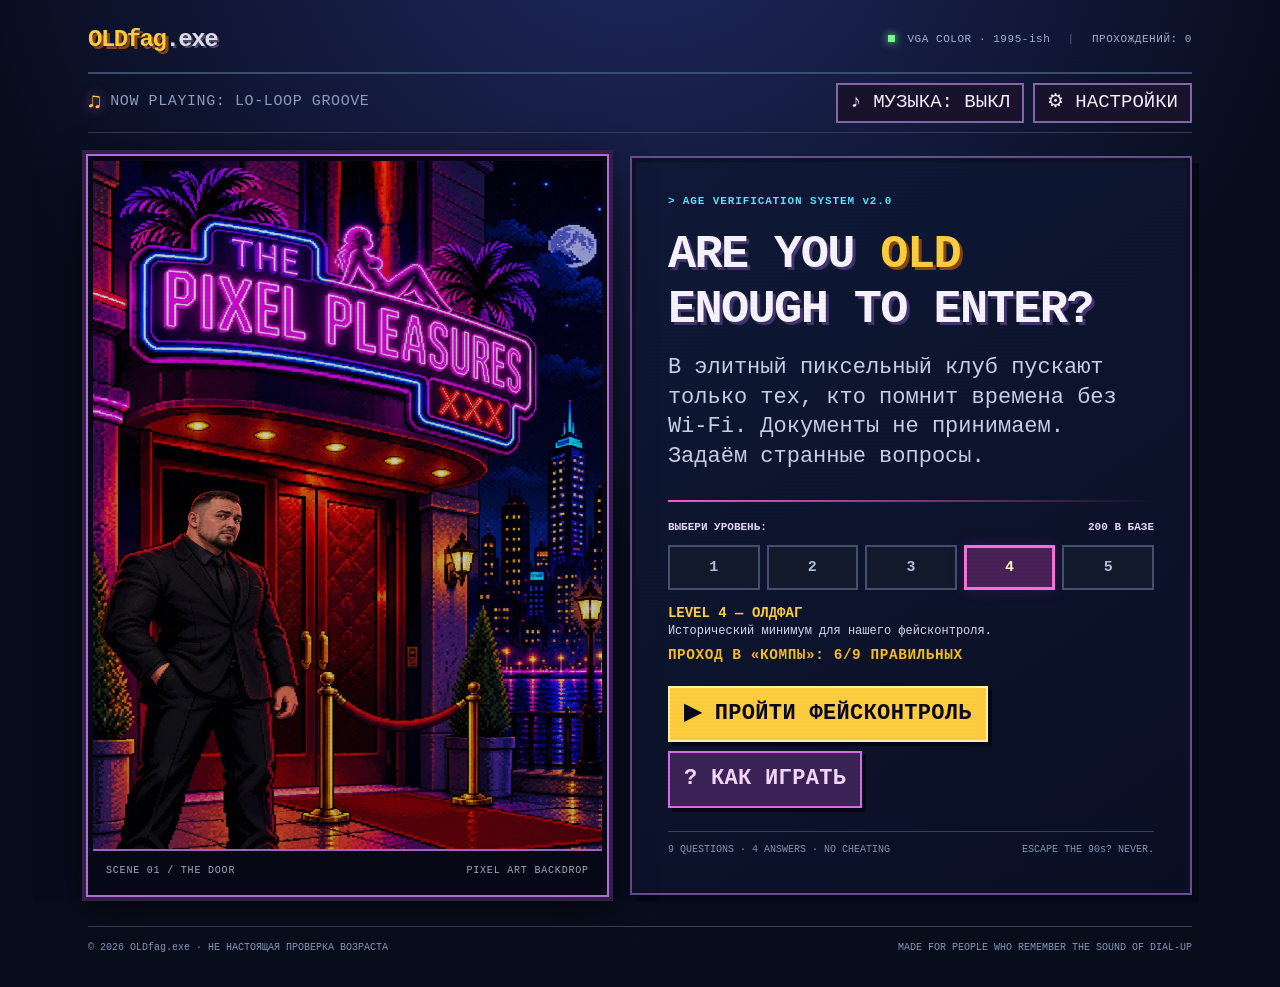
<file: index.html>
<!doctype html>
<html lang="ru">
<head>
  <meta charset="utf-8">
  <meta name="viewport" content="width=device-width, initial-scale=1">
  <meta name="theme-color" content="#0b1024">
  <meta name="description" content="OLDfag.exe — пиксельная ретровикторина о кино, играх, музыке и телевидении. Пройди фейсконтроль в Pixel Pleasures XXX.">
  <meta property="og:title" content="OLDfag.exe — проверь, насколько ты олдфаг">
  <meta property="og:description" content="Фейсконтроль Артура, клуб Компы, 3 квиза и аркада The Adventures of Тимур!.">
  <title>OLDfag.exe 2.0 — фейсконтроль, Компы и аркада</title>
  <link rel="icon" href="assets/timur-icon.svg" type="image/svg+xml">
  <link rel="stylesheet" href="styles.css">
  <link rel="stylesheet" href="progress.css?v=android-save-1">
  <link rel="stylesheet" href="club.css?v=icons-unified-20261025">
  <script src="questions.js" defer></script>
  <script src="audio.js?v=toffi-audio-fullscreen-20261025" defer></script>
  <script src="arthur-dialogues.js" defer></script>
  <script src="progress.js?v=android-save-1" defer></script>
  <script src="app.js?v=android-save-1" defer></script>
  <script src="club-questions.js" defer></script>
  <script src="club.js?v=android-save-1" defer></script>
</head>
<body>
  <div class="crt" aria-hidden="true"></div>
  <div class="app-shell">
    <header class="topbar">
      <a class="brand" href="./" aria-label="OLDfag.exe — главная">OLD<span>fag</span><em>.exe</em></a>
      <div class="top-right"><span class="status-dot" aria-hidden="true"></span> VGA COLOR · 1995-ish <span class="top-sep">|</span> <span id="playCount">ПРОХОЖДЕНИЙ: 0</span></div>
    </header>

    <div class="audio-toolbar" role="group" aria-label="Звук игры">
      <span class="audio-indicator" aria-hidden="true">♫</span>
      <span class="audio-trackname">NOW PLAYING: LO-LOOP GROOVE</span>
      <button type="button" class="audio-toggle" id="musicToggle" aria-pressed="false" aria-label="Включить музыку">♪ МУЗЫКА: ВЫКЛ</button>
      <button type="button" class="audio-settings-button" id="audioSettingsBtn" aria-label="Настройки звука">⚙ НАСТРОЙКИ</button>
    </div>

    <main>
      <section class="intro active" id="screen-home" aria-labelledby="mainTitle">
        <div class="scene use-image" id="scene-intro" data-scene="intro" role="img" aria-label="Пиксельный ночной клуб, суровый вышибала у входа">
          <div class="stars" aria-hidden="true"></div>
          <div class="scene-city" aria-hidden="true"><span></span><span></span><span></span><span></span></div>
          <div class="scene-club" aria-hidden="true"><div class="club-sign"><span class="sign-small">THE</span><strong>PIXEL<br>PLEASURES</strong><b>XXX</b></div><div class="club-door"></div><div class="club-rope left"></div><div class="club-rope right"></div></div>
          <div class="scene-bouncer" aria-hidden="true"><div class="bouncer-head"><span class="shades"></span><span class="mouth"></span></div><div class="bouncer-neck"></div><div class="bouncer-body"><div class="bouncer-arm left"></div><div class="bouncer-arm right"></div><small>SECURITY</small></div></div>
          <div class="scene-caption"><span>SCENE 01 / THE DOOR</span><span>PIXEL ART BACKDROP</span></div>
        </div>
        <div class="menu-panel">
          <div class="eyebrow">&gt; AGE VERIFICATION SYSTEM v2.0</div>
          <h1 id="mainTitle">ARE YOU <span>OLD</span><br>ENOUGH TO ENTER?</h1>
          <p class="intro-copy">В элитный пиксельный клуб пускают только тех, кто помнит времена без Wi-Fi. Документы не принимаем. Задаём странные вопросы.</p>
          <div class="terminal-rule"></div>
          <div class="level-heading"><span>ВЫБЕРИ УРОВЕНЬ:</span><span id="levelCount"></span></div>
          <div class="level-grid" id="levelGrid" role="group" aria-label="Сложность"></div>
          <div class="selected-level" id="levelDescription" aria-live="polite"></div>
          <div class="action-row"><button class="btn primary" id="startBtn" type="button">▶ ПРОЙТИ ФЕЙСКОНТРОЛЬ</button><button class="btn secondary" id="rulesBtn" type="button">? КАК ИГРАТЬ</button></div>
          <div class="menu-footer"><span>9 QUESTIONS · 4 ANSWERS · NO CHEATING</span><span>ESCAPE THE 90s? NEVER.</span></div>
          
        </div>
      </section>

            <section class="game-screen" id="screen-quiz" aria-labelledby="questionTitle" hidden>
        <div class="game-top"><div class="game-label"><span class="pixel-icon">▣</span> FACE CONTROL <span class="muted">/ LEVEL <span id="quizLevel">1</span></span></div><button type="button" class="text-button" id="quitBtn">✕ В МЕНЮ</button></div>
        <div class="progress-row"><span id="questionCounter">ВОПРОС 01 / 09</span><span id="scoreCounter">ВЕРНО: 0</span></div><div class="progress-track"><div id="progressFill"></div></div>
        <div class="quiz-scene" id="quizScene" data-reaction="idle" role="group" aria-label="Охранник наблюдает за ответом игрока">
          <div class="quiz-scene-caption"><span id="quizSceneLabel">IDLE LOOP / SECURITY SCAN</span><span id="quizSceneSub">THE PIXEL PLEASURES XXX</span></div>
          <div class="quiz-scene-status" id="quizSceneStatus">ЖДЁМ ОТВЕТ</div>
          <div class="scene-speech" id="sceneSpeech" data-mood="neutral" role="status" aria-live="polite" aria-atomic="true" hidden>
            <div class="scene-speech-header"><span>▣ АРТУР</span><span id="sceneSpeechTag">SECURITY</span></div>
            <p id="sceneSpeechLine"></p>
          </div>
        </div>
        <div class="question-frame"><div class="q-corner-label">[ ПРОВЕРКА ДОКУМЕНТОВ ]</div><h2 id="questionTitle"></h2><div class="answers" id="answers" role="group" aria-label="Варианты ответа"></div></div>
        <div class="feedback" id="feedback" role="status" aria-live="polite" hidden>
          <div class="feedback-head"><div class="feedback-title" id="feedbackTitle"></div><button class="btn primary compact" id="nextBtn" type="button" hidden>ДАЛЬШЕ ▶</button></div>
          <p class="answer-explanation" id="feedbackText"></p>
        </div>
        <div class="game-actions"><span class="keyboard-hint">КЛАВИШИ: 1–4 — ОТВЕТ, ENTER — ДАЛЬШЕ</span></div>
      </section>


      <section class="end-screen" id="screen-result" aria-labelledby="resultTitle" hidden>
        <div class="result-art use-image" id="scene-result" data-scene="success" role="img" aria-label="Результат фейсконтроля"><div class="result-emblem" id="resultEmblem">★</div><div class="result-bouncer" id="resultBouncer" aria-hidden="true"><div class="guard-head"><span class="guard-brow"></span><span class="guard-shades"></span><span class="guard-mouth"></span></div><div class="guard-neck"></div><div class="guard-body"><div class="guard-arm left"></div><div class="guard-arm right"></div><small>SECURITY</small></div></div><span class="art-placeholder">PIXEL SECURITY FEED · SAME CLUB / NEW ATTITUDE</span></div>
        <div class="result-panel"><div class="eyebrow" id="resultTag">VERIFICATION COMPLETE</div><h2 id="resultTitle"></h2><div class="score-large"><strong id="resultScore">0/9</strong><span id="resultLevelName"></span></div><p class="result-quote" id="resultQuote"></p><p class="result-record" id="resultRecord"></p><div class="action-row"><button class="btn primary" id="replayBtn" type="button">↻ ЕЩЁ РАУНД</button><button class="btn ghost" id="menuBtn" type="button">В МЕНЮ</button><button class="btn primary" id="enterClubBtn" type="button" hidden>🚪 ВОЙТИ В КОМПЫ ▶</button></div><div class="share-status" role="status" aria-live="polite" id="shareStatus"></div></div>
      </section>

  <section id="screen-club" class="club-screen" hidden aria-labelledby="clubTitle">
    <div class="game-top"><div class="game-label">▣ LOCATION 02 / <span id="clubTitle">КОМПЫ</span></div><button class="text-button" id="clubExitBtn" type="button">← К АРТУРУ</button></div>
    <div class="club-intro"><h2>ДОБРО ПОЖАЛОВАТЬ В <span>«КОМПЫ»</span></h2><p>Здесь не спрашивают паспорт. Здесь спрашивают, помнишь ли ты времена без стриминга. Выбирай, к кому пристать.</p></div>
    <div class="club-picture" id="clubPicture">
      <picture><source media="(max-width: 680px)" srcset="assets/club-room-mobile.webp"><img src="assets/club-room-desktop.webp" alt="Неоновый клуб Компы: геймер за Heroes III, усатый охранник перед телевизором, певица на сцене и игровой автомат" width="1536" height="864"></picture>
      <button type="button" class="hotspot spot-gamer" data-go="games" aria-label="Геймер: квиз по компьютерным играм"><span>🖥 ИГРЫ</span></button>
      <button type="button" class="hotspot spot-tv" data-go="tv" aria-label="Охранник: квиз по телевидению"><span>📺 ТВ</span></button>
      <button type="button" class="hotspot spot-singer" data-go="music" aria-label="Певица: квиз о музыке"><span>♫ МУЗЫКА</span></button>
      <button type="button" class="hotspot spot-arcade" data-go="arcade" aria-label="Аркадный игровой автомат с выбором игр"><span>🕹 АРКАДА</span></button>
    </div>
    <button id="progressOpen" type="button" class="progress-launch">▣ МОЯ СТАТИСТИКА</button>
    <div class="club-footer"><span>4 ИНТЕРАКТИВНЫЕ ЗОНЫ · 3×300 ВОПРОСОВ · 1 АРКАДА</span><span>МУЗЫКА ПРОДОЛЖАЕТ ИГРАТЬ ♫</span></div>

  </section>

  <section id="screen-club-quiz" class="club-quiz-screen" hidden aria-labelledby="clubQuestionText">
    <div class="game-top"><div class="game-label" id="clubQuizHeader">▣ КОМПЫ / КВИЗ</div><button type="button" class="text-button" id="clubQuit">✕ В КЛУБ</button></div>
    <div class="progress-row"><span id="clubProgress">ВОПРОС 01 / 10</span><span id="clubScore">ВЕРНО: 0</span></div><div class="progress-track"><div id="clubProgressFill"></div></div>
    <div class="npc-stage" id="npcStage" data-state="idle"><img id="npcPortrait" src="assets/gamer-idle.webp" alt="Персонаж смотрит на игрока"><div class="npc-dialog"><div class="npc-name" id="npcName">КОМПЬЮТЕРЩИК • ЖДЁТ ОТВЕТ</div><p id="npcLine" aria-live="polite"></p></div></div>
    <div class="question-frame"><div class="q-corner-label" id="clubQuestionType">[ ТЕМАТИЧЕСКИЙ КВИЗ ]</div><h2 id="clubQuestionText"></h2><div class="answers" id="clubAnswers" role="group" aria-label="Варианты ответа"></div></div>
    <div class="feedback" id="clubFeedback" hidden><div class="feedback-head"><div class="feedback-title" id="clubFeedbackTitle"></div><button type="button" class="btn primary compact" id="clubNext">ДАЛЬШЕ ▶</button></div><p class="answer-explanation" id="clubExplanation"></p></div>
    <div class="game-actions"><span class="keyboard-hint">1–4 — ОТВЕТ · ENTER — ДАЛЬШЕ</span></div>
  </section>

  <section id="screen-club-result" class="club-result-screen" hidden aria-labelledby="clubResultTitle">
    <div class="club-result-card"><img id="clubResultPortrait" src="assets/gamer-good.webp" alt="Персонаж подводит итог" width="132" height="150"><div><div class="eyebrow" id="clubResultLabel">QUIZ COMPLETE</div><h2 id="clubResultTitle">ИТОГ РАУНДА</h2><p class="club-result-score" id="clubResultScore">0/10</p><p class="result-quote" id="clubResultQuote"></p><p class="result-record" id="clubBest"></p></div></div>
    <div class="action-row"><button type="button" class="btn primary" id="clubAgain">↻ ЕЩЁ 10 ВОПРОСОВ</button><button type="button" class="btn secondary" id="clubToRoom">← В КЛУБ</button></div>
  </section>
      <section id="screen-arcade" class="arcade-screen" hidden aria-labelledby="arcadeScreenTitle">
        <div class="game-top"><div class="game-label">▣ LOCATION 03 / АРКАДНЫЙ АВТОМАТ</div><button id="arcadeExitBtn" type="button" class="text-button">← В КЛУБ «КОМПЫ»</button></div>
        <div class="arcade-screen-heading"><h2 id="arcadeScreenTitle">The Adventures of <span>Тимур!</span></h2><p id="arcadeGameDescription">3 УРОВНЯ · 3 ЖИЗНИ · ТАП ДЛЯ УДАРА · ЗАЖМИ И ВЕДИ ПАЛЕЦ ДЛЯ ХОДЬБЫ</p></div>
        <div class="arcade-frame"><iframe id="arcadeIframe" title="The Adventures of Тимур! — аркада" loading="lazy" allow="fullscreen" allowfullscreen></iframe></div>
      </section>
    </main>

    <footer><span>© 2026 OLDfag.exe · НЕ НАСТОЯЩАЯ ПРОВЕРКА ВОЗРАСТА</span><span>MADE FOR PEOPLE WHO REMEMBER THE SOUND OF DIAL-UP</span></footer>
  </div>

  <dialog class="audio-dialog" id="audioDialog" aria-labelledby="audioTitle">
    <div class="dialog-head"><strong id="audioTitle">SOUND BLASTER SETUP</strong><button type="button" id="audioCloseBtn" class="text-button" aria-label="Закрыть настройки звука">✕</button></div>
    <p class="audio-help">Фоновая тема Lo-Loop Groove и 8-битные звуковые эффекты. Настройки запоминаются на этом устройстве.</p>
    <label class="audio-checkbox"><input type="checkbox" id="audioMusicEnabled"> <span>ФОНОВАЯ МУЗЫКА</span></label>
    <label class="audio-checkbox"><input type="checkbox" id="audioEffectsEnabled"> <span>ЗВУКОВЫЕ ЭФФЕКТЫ</span></label>
    <label class="audio-volume-label" for="audioVolume">ГРОМКОСТЬ <output id="audioVolumeValue" for="audioVolume">30%</output></label>
    <input type="range" id="audioVolume" min="0" max="100" value="30" step="5" aria-label="Громкость">
    <div class="audio-dialog-buttons"><button type="button" class="btn secondary" id="audioTestBtn">▶ ТЕСТ ЗВУКА</button><button type="button" class="btn primary" id="audioDoneBtn">ГОТОВО ✓</button></div>
  </dialog>

  <dialog id="clubIntroDialog" class="club-modal" aria-labelledby="clubIntroTitle"><div class="dialog-head"><strong id="clubIntroTitle">ГОВОРЯЩАЯ ГОЛОВА</strong><button type="button" class="text-button" id="clubIntroClose">✕</button></div><div class="club-modal-body"><img id="clubIntroPortrait" src="assets/gamer-idle.webp" alt="Персонаж" width="120" height="140"><div><p id="clubIntroText"></p><p class="modal-info">10 ВОПРОСОВ · ОДИН УРОВЕНЬ · 300 В БАЗЕ</p></div></div><div class="action-row"><button type="button" class="btn primary" id="clubIntroStart">▶ НАЧАТЬ КВИЗ</button><button type="button" class="btn secondary" id="clubIntroBack">НЕ СЕЙЧАС</button></div></dialog>
  <dialog id="clubArcadeDialog" class="club-modal arcade-selector" aria-labelledby="arcadeTitle">
    <div class="dialog-head"><strong id="arcadeTitle">▣ АРКАДНЫЙ АВТОМАТ // GAME SELECT</strong><button type="button" class="text-button" id="arcadeClose" aria-label="Закрыть автомат">✕</button></div>
    <p class="arcade-selector-lead">INSERT COIN? НЕТ, У НАС БЕСПЛАТНО. ВЫБЕРИ ИГРУ.</p>
    <div class="arcade-picker-grid" aria-label="Выбор игры">
      <button type="button" id="arcadeLaunch" class="arcade-cover-tile arcade-cover-tile--timur" aria-label="Играть в The Adventures of Тимур!">
        <img src="arcade/arcade_icon.png?v=icons-20261025" alt="The Adventures of Тимур! — обложка" width="1254" height="1254" loading="lazy">
      </button>
      <button type="button" id="arcadeLaunchTea" class="arcade-cover-tile arcade-cover-tile--tea" aria-label="Играть в Крымский чай">
        <img src="krymskiy-chai/arcade_icon.png?v=icons-20261025" alt="Крымский чай — обложка" width="1254" height="1254" loading="lazy">
      </button>
      <button type="button" id="arcadeLaunchToffi" class="arcade-cover-tile arcade-cover-tile--toffi" aria-label="Играть в Toffi Rage">
        <img src="toffi-rage/arcade_icon.png?v=icons-20261025" alt="Toffi Rage — обложка" width="1254" height="1254" loading="lazy">
      </button>
      <button type="button" id="arcadeLaunchIlyuha" class="arcade-cover-tile arcade-cover-tile--ilyuha" aria-label="Играть в The Ильюха">
        <img src="the-ilyuha/arcade_icon.webp?v=approved-20261101" alt="The Ильюха — обложка" width="192" height="210" loading="lazy">
      </button>
    </div>
    <button type="button" class="btn secondary arcade-selector-back" id="arcadeBack">← ВЕРНУТЬСЯ В КОМПЫ</button>
  </dialog>

  <dialog id="progressDialog" class="progress-dialog" aria-labelledby="progressTitle"><h2 id="progressTitle">▣ МОЯ СТАТИСТИКА</h2><div id="progressStats"></div><button type="button" id="progressClose">← В КЛУБ</button></dialog>

  <dialog id="rulesDialog" class="rules-dialog"><div class="dialog-head"><strong>README.TXT</strong><button type="button" id="closeRulesBtn" class="text-button" aria-label="Закрыть правила">✕</button></div><h2>ПРАВИЛА ФЕЙСКОНТРОЛЯ</h2><p>Выбирай один из пяти уровней сложности. В каждом раунде — 9 случайных вопросов о культуре 80-х, 90-х и нулевых.</p><p>Четыре варианта, только один правильный. После ответа покажем объяснение. Исправить ответ нельзя.</p><p>Порог прохода зависит от сложности: <strong>уровень 1 — 9/9; уровень 2 — 8/9; уровень 3 — 7/9; уровень 4 — 6/9; уровень 5 — 5/9</strong>. Чем сложнее вопросы, тем меньше правильных ответов требует Артур. Лучший результат сохраняется на этом устройстве.</p><p class="muted">Это шуточная игра, а не проверка реального возраста. Рейтинг между разными игроками пока отсутствует.</p><form method="dialog"><button class="btn primary" type="submit">ПОНЯТНО, БОСС ▶</button></form></dialog>
</body>
</html>
</file>
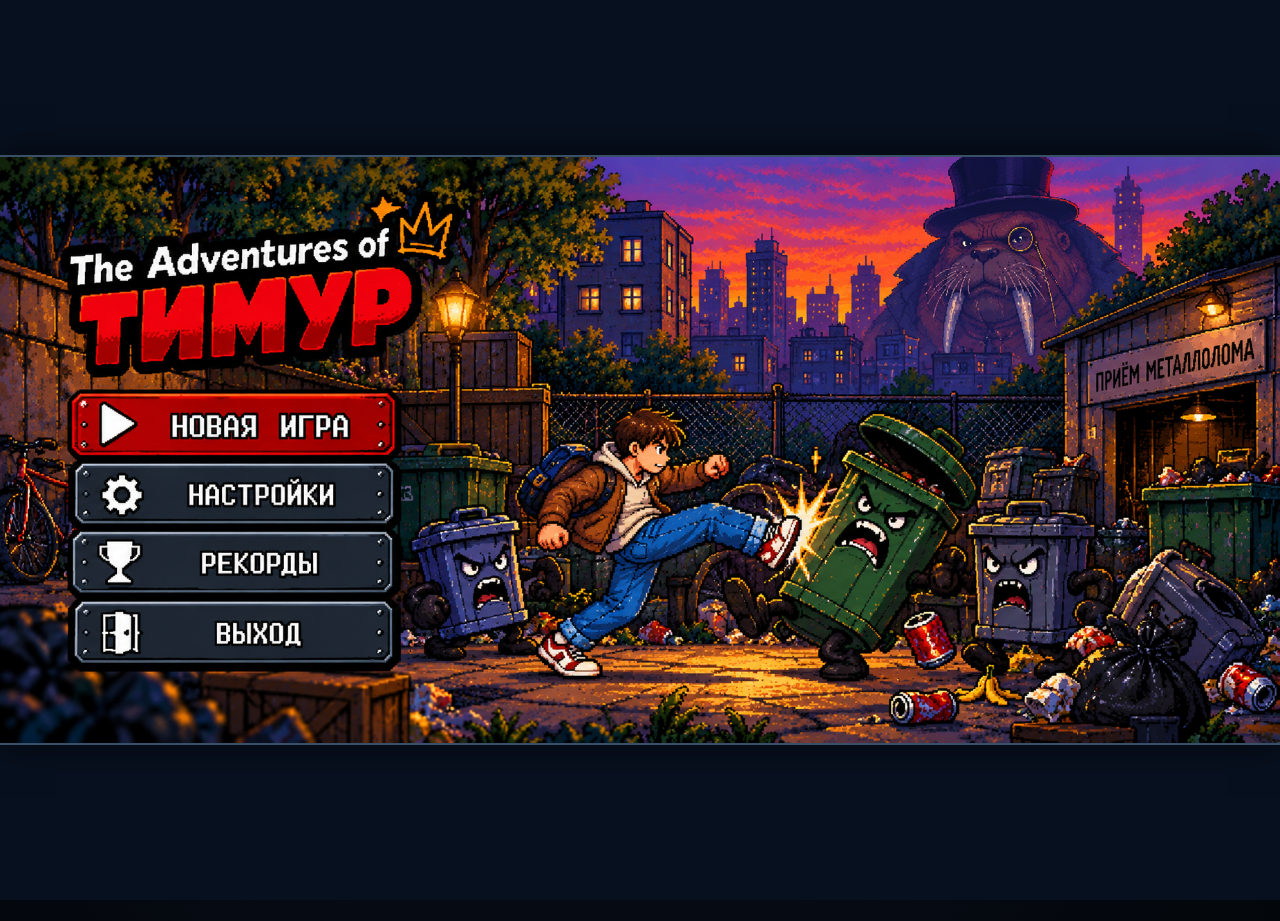
<file: arcade/index.html>
<!doctype html>
<html lang="ru">
<head>
<meta charset="utf-8"><meta name="viewport" content="width=device-width,initial-scale=1,maximum-scale=1,viewport-fit=cover">
<meta name="color-scheme" content="dark"><link rel="icon" href="../assets/timur-icon.svg" type="image/svg+xml"><title>The Adventures of Тимур! — OLDfag.exe ARCADE</title>
<style>
:root {color-scheme:dark; --cyan:#4ce8f9; --hot:#fa3f89; --paper:#d5eaff}
* {box-sizing:border-box} body {margin:0; min-height:100svh; background:radial-gradient(ellipse at 45% 0%,#172a49 0%,#080d18 56%,#03060a 100%);color:#e2eaf6;font-family:'Trebuchet MS',Verdana,sans-serif}
.page {width:min(1120px,100%);padding:12px 14px 30px;margin:0 auto}
.top {display:flex;align-items:center;justify-content:space-between;flex-wrap:wrap;gap:10px;margin:8px 0 14px}
.title {font-size:clamp(18px,2.5vw,28px);letter-spacing:1.5px;margin:0;text-transform:uppercase;color:#e5f7ff;text-shadow:2px 2px #304b78}
.kicker {font:700 11px/1.2 monospace;letter-spacing:2px;color:#76b6e7;margin:0 0 6px}
.tag {font:700 12px/1 monospace;color:#86f4e7;border:1px solid #2c666f;padding:8px 10px;background:#0b1c28;border-radius:6px}
.game-shell {background:#050912;border:2px solid #4874bb;box-shadow:0 0 0 3px #111e37,0 0 40px #0b60ad33;border-radius:8px;overflow:hidden}
.stage {position:relative;width:100%;aspect-ratio:16/9;background:#071221;user-select:none;overflow:hidden}
#game {width:100%;height:100%;display:block;image-rendering:pixelated;touch-action:none;cursor:crosshair}
.overlay {position:absolute;inset:0;display:flex;align-items:center;justify-content:center;padding:20px;background:#030611b9;backdrop-filter:blur(2px);overflow-y:auto}
.overlay[hidden] {display:none}
.modal {width:min(490px,100%);padding:24px 22px;text-align:center;background:linear-gradient(180deg,#182940f2,#081322f5);border:2px solid #62a4ef;box-shadow:inset 0 0 0 3px #0a1e33,0 13px 35px #000b;max-height:100%;overflow-y:auto}
.modal h2 {font-size:clamp(19px,3vw,26px);color:#f7dc72;text-shadow:2px 2px #473e39;letter-spacing:1px;margin:4px 0 12px}
.modal p {font-size:14px;line-height:1.5;color:#d7e5f5;margin:10px 0}
.modal small {color:#90aac9;font:12px/1.45 monospace}
.controls {display:flex;justify-content:space-between;gap:10px;align-items:center;flex-wrap:wrap;padding:11px 12px;background:#0d1929;border-top:1px solid #253b5d}
.buttons {display:flex;gap:7px;align-items:center;flex-wrap:wrap}
.btn {border:1px solid #5d99ec;box-shadow:inset 0 0 0 1px #192c44,0 3px 0 #09101b;background:linear-gradient(#244575,#122941);color:#f0faff;min-height:38px;cursor:pointer;padding:9px 14px;border-radius:4px;letter-spacing:.4px;font-weight:700;font-size:13px}
.btn[hidden]{display:none!important}.next-level{background:linear-gradient(#188d67,#0b604d)!important;border:2px solid #9cffc8!important;box-shadow:0 0 15px #45e69a66!important;font-size:15px!important;order:-1}.debug-tools{background:#0b1729;padding:7px 12px;border-top:1px solid #253b5d}.debug-tools summary{cursor:pointer;font:12px monospace;color:#789ab9;padding:5px 0}.debug-tools .buttons{padding:9px 0 5px}.btn:active {transform:translateY(2px);box-shadow:none}.btn:focus-visible {outline:3px solid #f2d870;outline-offset:2px}.btn.hot {background:linear-gradient(#aa4367,#662e4e);border-color:#ed8dad}.btn:disabled {opacity:.5;cursor:default}
.msg {font:12px/1.4 monospace;color:#a9cde0}.how {margin-top:14px;border:1px solid #294560;border-radius:6px;background:#081325;padding:12px 14px;display:grid;grid-template-columns:1fr 1fr;gap:12px}
.how strong {display:block;font-size:13px;color:#f3da85;margin-bottom:5px}.how span {font-size:13px;color:#aebfda;line-height:1.45}
.footer {margin:11px 0 0;font:12px/1.5 monospace;color:#6785a5;text-align:center}
:fullscreen .stage {aspect-ratio:auto;height:calc(100vh - 64px)}:fullscreen .game-shell{height:100%}
@media(max-width:700px) and (orientation:portrait){.page{padding:8px 7px 22px}.top{margin:5px 0 10px}.stage{aspect-ratio:4/3}.controls{padding:9px;gap:8px}.btn{font-size:12px;padding:9px 10px}.msg{font-size:11px}.how{grid-template-columns:1fr}.modal{padding:16px 10px}.modal p{font-size:12px}.modal h2{font-size:17px}}
@media(max-height:420px){.overlay{padding:4px}.modal{padding:7px 12px}.modal p{margin:5px 0}.modal h2{margin:3px 0 7px}}
</style>
<link rel="stylesheet" href="timur-menu.css?v=1">
</head>
<body>
<main class="page">
<header class="top"><div><div class="kicker">OLDfag.exe / ARCADE MACHINE / FULL GAME</div><h1 class="title">The Adventures of Тимур!</h1></div><div class="tag" id="stageTag">STAGE 01 — ДВОР / УЛИЦА</div></header>
<section class="game-shell" id="shell" aria-label="Игровой экран">
  <div class="stage" id="stage"><canvas id="game" width="960" height="540" aria-label="Игра beat'em up, управление пальцем либо клавиатурой"></canvas>
  <div class="overlay" id="overlay"><div class="modal" id="modal">
  <h2 id="modalTitle">The Adventures of Тимур!</h2>
  <p id="modalText">Ночь, улица, мусорка с характером. Тимуру предстоит навести порядок.</p>
  <p><strong>Телефон:</strong> короткий тап — удар. Зажми и веди палец — ходьба в направлении движения. <strong>Компьютер:</strong> WASD или стрелки — движение, пробел / J — удар.</p>
  <button id="play" class="btn hot" type="button" disabled>ЗАГРУЗКА…</button><div style="height:7px"></div><small>Три уровня: улица → офис → магазин · 3 жизни · финальный ролик</small>
  </div></div></div>
  <div class="controls"><div class="buttons"><button id="next" class="btn hot next-level" type="button" hidden>ДАЛЕЕ →</button><button id="restart" class="btn" type="button">↻ Заново</button><button id="pause" class="btn" type="button">Ⅱ Пауза</button><button id="sound" class="btn" type="button" aria-pressed="true">♫ Звук: ON</button><button id="fullscreen" class="btn" type="button">⛶ На весь экран</button></div><span class="msg" id="status">Подготовка аркады…</span></div>
</section>
<section class="how"><div><strong>📱 Сенсорное управление</strong><span>Тапни по сцене, чтобы ударить. Удерживай палец и сдвигай в нужную сторону, чтобы идти. Можно перемещаться также вверх и вниз по полу.</span></div><div><strong>⌨️ Клавиатура</strong><span>W/A/S/D или стрелки — ходьба по двум осям. Пробел / J — удар. P — пауза. R — перезапуск.</span></div></section>
<p class="footer">OLDfag.exe 2.0 · Аркадный автомат «Компы».</p>
</main>
<script>window.FIGHTER_ASSETS={"stage":"assets/street.webp","office":"assets/office.png","store":"assets/store.webp","timur-walk":"assets/timur-walk.png","timur-punch":"assets/timur-punch.png","timur-victory":"assets/timur-victory.png","trash-idle":"assets/trash-idle.png","trash-walk":"assets/trash-walk.png","trash-attack":"assets/trash-attack.png","trash-death":"assets/trash-death.png","sap-idlewalk":"assets/sap-idlewalk.png","sap-attack":"assets/sap-attack.png","sap-death":"assets/sap-death.png","bag-walk":"assets/bag-walk.png","bag-death":"assets/bag-death.png","bag-spit":"assets/bag-spit.png","lollipop-projectile":"assets/lollipop-projectile.png","prepack-walk":"assets/prepack-walk.png","prepack-attack":"assets/prepack-attack.png","prepack-death":"assets/prepack-death.png","walrus-idle":"assets/walrus-idle.png","walrus-walk":"assets/walrus-walk.png","walrus-attack":"assets/walrus-attack.png","walrus-charge":"assets/walrus-charge.png","walrus-platform":"assets/walrus-platform.png","walrus-platform-attack":"assets/walrus-platform-attack.png","cutscene-windup":"assets/cutscene-windup.png","cutscene-punch":"assets/cutscene-punch.png","walrus-death":"assets/walrus-death.png"};</script>
<script src="game.js?v=android-progress-v1"></script>
<script src="timur-menu.js?v=1"></script>
</body></html>
</file>
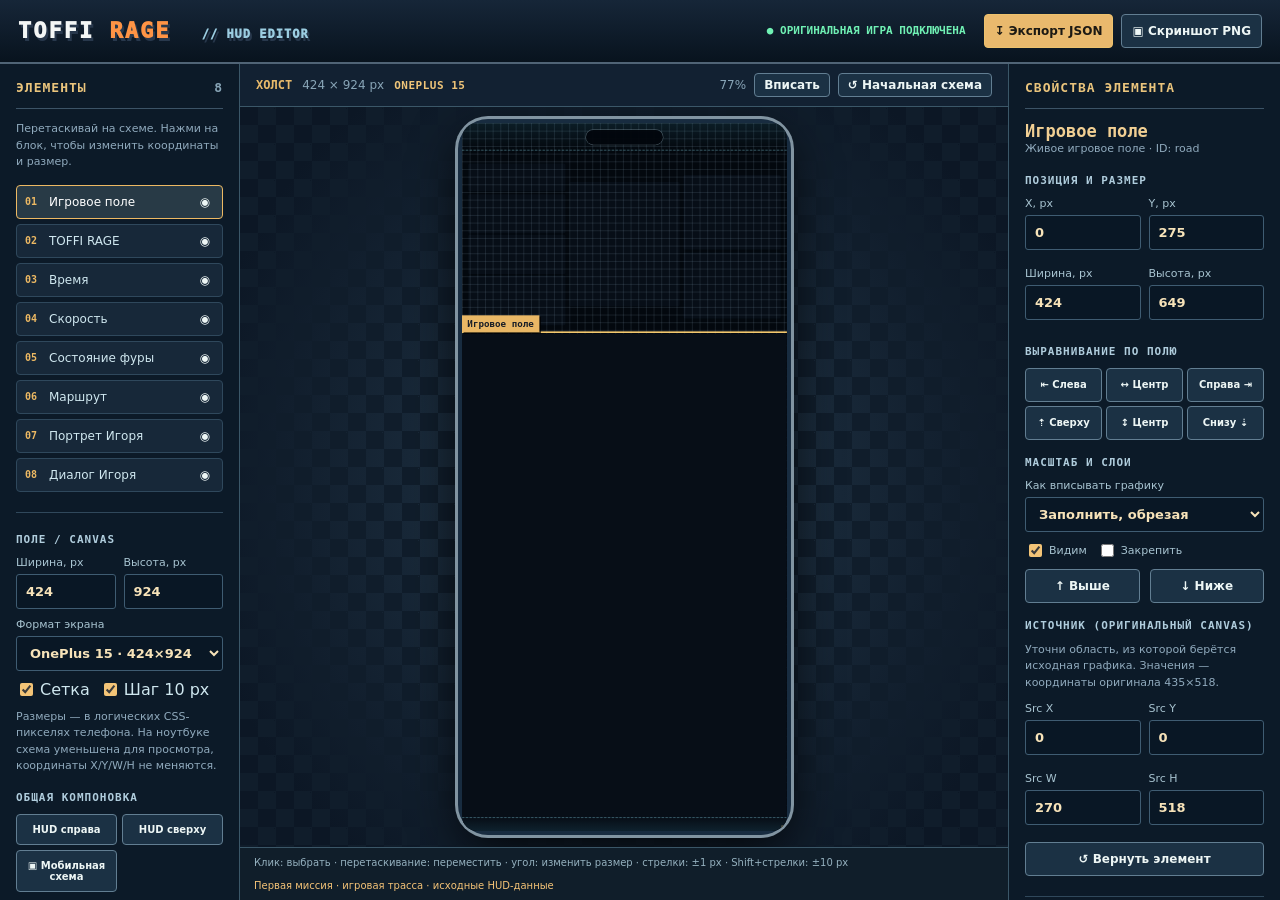
<file: hud-editor/index.html>
<!doctype html>
<html lang="ru"><head><meta charset="utf-8"><meta name="viewport" content="width=device-width,initial-scale=1">
<title>TOFFI RAGE — редактор HUD</title>
<style>html,body{margin:0;background:#08121f;color:#ffd88d;font:16px monospace}main{margin:25vh auto;max-width:600px;padding:24px;text-align:center}</style></head>
<body><main><h1>TOFFI RAGE · HUD EDITOR</h1><p id="status">Загружаем редактор и оригинальную первую миссию…</p></main>
<script src="mobile-upgrade.js?v=2"></script>
<script>
(async()=>{
 try{
  if(typeof DecompressionStream==='undefined')throw Error('Нужен актуальный Chrome, Edge, Firefox или Safari.');
  const b64="H4sIAAAAAAAC/609/XPbxpW/+6+ApSYkLJAC+CFKpCCfm7i1r/kayzkn4/HcgcRSRE0RLACKYhjOOEmT9KZp89H0kvZat2l7197kPtwkbl07cWeu/wD1L+Qvuffe7gILEJTkXG6uMrHYffv27fvet8j2WdfvRJMh03rRfn9nG/9qfWewZ68EoxV4Zo67s73PIkfr9JwgZJG9Moq6pc0V0Tpw9pm9cuCx8dAPohWt4w8iNoBeY8+NerbLDrwOK9GD4Q28yHP6pbDj9JltAYjIi/ps56rf7XraFWePaV/eel+b/3p+d/7Z/M78/[base64]/f9QDwDYnqrC4QtdZ19rz9phpMwYvulkWfssj2fac9fNi4EQFkjdAZhKWSB1521R1HkD4Dmw1FkhKzPOtEUYTS9QQ86RKLDtDMKQphp6HuwcUErCgAEbJM/aCZ4aWWrErYif9TplZwOvdx3Bt5w1HfwQYBq9vwDFkyV5awC4Tc3Kme9fWQOZyAnbXb9zigsHXih1+4zjmOmjWOcbpz6o6jvDVizMjzUQr/vuRonEO2k3hKvS8BOwKhNa3g4K4c91u9PE3If9FT617dwQ1wvHPadSXMv8NwW/ikBdaElYiXYhtH+IGxWatBRg5H7zmGxWocHw+oGulZpAC6ZMYE/DpsbtaS/SX1n5cgftp1gSr054Ka1XrL4cBjVtFRewKU4AfCd43ogUcVVa6OyUd00Vs1Nq2oBR8RcByTdV2iyWjc3ao2NeFndPjtsOX1vb1DyAMmw2WG01d8dhZHXnZSEyDbDoQOi2mbRGDi9NXRcF3nb1KxNXKIzbFp1pGjf3/M5JwE5Ta0CE69b2r4/8AlAq88igF7CBxyP9OHMvNqtdje69VbEDqNS2HNcWDFiXYX/[base64]/XqxoZcWNyhmrCrbKoQy6jocPkAEjhRkxDO4TsYMmpTb6PcA9WuCg2iSYpSqsVyPRYi03HasHM0RCACwiIYF8SEBaG0bBaqODOtZvBPyfUCxq0E3wASoXoM4LQSl+bzBmiIrdaiTFS6tc16J4fDJc8gpIyRSzO/QKuMCuGALfA6sHKauwERp7YRK7VuVwDQ2gqfmCk+SQNLWJZrIz5abCo7bFqyqcwmEh/wI2IhANC1NHkG/oAtWZXr7e8zd+oji0aTZrlWBdZgw9gkZuhcNYGcbcGDzQouA6QB3UCYWlmflbe+ttlxXXe5Cqb1apw6s3LXY3030b/c+kply1+Wo7E/zbfIYFI1+J/sCU5rm/UVTSMbhOTs0GM8Wbvvd262MjIhVuFsdmqulRHDrQQpjftUBHBHeFaKqACjt8Tuoncn6Fytx2o4pQa69U6jkuHeamZPzC3g/lhEuw1WbW/F3IAU3Uor9GqOQk9hm6CHKhNVQVomydij3SBxHgfwiH/kLm5xpuAjd4S1kpzb6bHOzRS4xP1bJuy1hENMxVnksDi5p04HB5RiVwLUa2NWdtm+v2DJj/HjBNckGkkFoMmlJKQ0FUWyxX0VQIswT5mYSuLEVU6jERWrpfqjprrvyA0QLcUOIDiy3jBkmhNpHANjtVKrbtXammmgLQUe0TbNx0D1d5zBgROW0Nn8epxAciQ2siq5UrGqlaUmTrWuGW9D8peKaUp7VnK152bb2WinxiiOYp7Txe19ZiJu40/v9mVHSi6RtKlxAZyVx35wkxAWspDe2KEvwqqAYdR0wBI/pue5LhD7UbdKNMdmoZLanxJ4bhDuZqOIWt1le8YqhMxupa1V6o8ZFPENnQDe4rNuZIeUvsIYPkTt1oBhEkTjmGmOG6Muj7ipitqvmmbMUkxpEwSDhy8G/tFK9JP+ov5q+07gknabLm4ObSEA0NDJFH2Tbk4beBxYrUUcZrZQ75tpnV01N83FPaakAQ99EDiETxj8gNdVbzcErtoGGt1ViK06PBrv+sF+yQfeA/UIE2k4Z2sUooXlQTJZ/1R0ji2z8t4IbF+YgzUYScZ5kvyhEjsAaocczkslb+DC2mumBAAxtD+enshZq04N7KZbgVUAldVthOfF7d4yiamOHbSw3+RWcYFG0chZWkxwkTOQrh/M216kkaKHN9OZmU05h8blf7po0ul32qEgypQAf9CIKJND7xAZirlp3miYzGrkUj/tCFQkEmW+0+jHLaRAwAN1K41qTvYj3sutLdWqpgA2nS7aMqlTnCgKiq4TOTzS0FuLFEZeL1XQZAvmH/cAInl7DBZBjkImGGxsxN6L1QBpbrSWqXpVqTbQ9ubS6FBNH1SEtIBl6DkDt5/4MtR7cQFiJ9EhkzuJv3noV6LAg9sy8Zt8NoXeYGo3KxupNcIWVBubktcG4xCZADk2TyxT9NeySBMjgavp+9GC/X4EY11TEiP1ttXutjJeTcqSmxarOJL5KN5TXFSnvrHR4DabGFKgBozHIKABMHGqptapolM2DPxhCRPDikVv5Fn0rtXpbkE8wo0delCn8eECNmROVKwaqfSaLj1JFdwSj06R86oaKqI1oaxhEkWswuzRJD/llHI50gH1BpBp1O+rWiMdTzQy0wC7sOg5J4hyhuCGbGb6I41DTcZQSkeMKFe5tXD6iYLsgiZyFU+cZLeEGTwkCMm0fIgDTo5JrapISp2SgXlSKQNMc3bm7yDg9Jwi7I0Mcy3MmOpTkY1dkmI1N5UUazVJsdbUDIiaS4o9H0vmJUWCUFUAs9mZ7XV+arC9zo8zMD2/c2bb9Q60Tt8JQ3uF8FrZOaNpdOIBobd4wVO2KztqZ5xoZefqs9/61mVtGz3QnSsXvn0RJsGf0IIo7Kyv47GFdvHJy1efvQLvqHF7HcCkYCmJSJgEIWiea6+wAWwf242APisxjpQ1XNmZfzB/Z/6T+a/nv4VfP5+/o81vw8OH0PTh/Jfw6l/n/wn/3p7/TKPGX88//vLWvwvstrk88DkOxYkNBy9SfSs7X77xe23+X/P7R6/M/4rHL0evan+/++wz2+t8bAoGeAYRjPiX32rzj2DErfm9+RdHP4BRr2rPPfPtZAhf9zqnLZHZwf2Ml8b3Nk3mVMoLlv1fsLKfzn8B//vl/Dfzj7WEWh3QYoDGllzkApVlKgyg/Gp+F9C8e/Tq/A4s8D4g/Mn8zvwv2vyL+R3t6JWj1+d355/P75Y1mOXO/E/w+x5/N//j/MH84fy+oR29iedS8z8e/VCD4X/G7tDj3tGrR29pAPEhEm3+GZIC5niVemnQcod3PbpVVhBE9HlWLd4I8Zi3DDbMaxbJGVrcbSSStq49ceGZf7iwu9hXZDCiMXDwNs8JzP8AuN/i6Bra8HCb4m3CjLzeaysaHhDaK4MRHrOsoIjaK5VNE345h/aKtWHCzzBiQ/htIoIcrgT/3tEPgdIPkeJ54C/lgq+aJ4LnaxOT/I6I/jkSXDv6EbHiHVzQNrezNN2QdCxA8IcocBCg9kcwr9SVQL/bRIdPOS3mD7T//TMJMUoCAQRW2V7no7NQhj3QNQDiN8AMD2CXvw988AUCqFmVv32wZdWXDSTNkDewumH+7YNN01w2EFQrTvjO/MHRW8CcD2H1Xxz9EFgZxm7h2Hpt6dgOOBL+Poz+CNb0EMao/JkMWufUS2iucBLP/kgukq2UsYHGZJNR2cstprfgvgGv4y/m7qDeQGG8j5RV+WY5wHDgDI8D+AdYyacQJCCvpXklV2Zuz9+d/wdQ8X80UKa3Qb+gEKH+fA+V6+JINWG0klKGILjgg+/StiyyTY725AOu+sO4/ydI/6PXj17Lqs5H0QJc678DWmD+PmnM24+yiu+O9oeo0v/Et+YWncXf4yoQlCGoyFfg8V7ugoYOhKXfBscPALz+kQakvHP0GrBV/vLdAALtp8APgd4f3MLeD1HFAvxj+l9BN4RUXdxZA2Sz9BrGZPHQNAAhUB2gfNxFdUx6G1X4LVLyXH+/jToe6f8aaO1X8BF6abTk16HzZ9AJRQWsIpKFy41KkjJWLnCr8gDAfoZMrZHqe52ro6O3kdc5aNSHn6HIg/ACXCp8wMWgDsOJP8UhaHnuKkYmAQA2ZAhrJStK9nTf8QaxzFBiKG1NkywWbwfK7sz/jezFR/PfAPkU74P08i44u0+h9KzsNDZM7W8faOjHo0wtMbLZPJnqz7zk+/sCGDq2Od5I18Nteg+Iew/JgMY0lwmEDv/yjfvg3iQ7Q4qP6kQyLkcWyzhJt0LgksdUryQ1tKIYQnxc7Kb0SL/l2RP+WvzeyZh+yu+tpJFdgriIugRVd0A5PQDGuN/U5p/A4omTyQMB7S84NOvkAI/P7zbjt6TsX4E+9+Q4kNVPUayai36Nah+oKwwkIA8QfFP73z9awBv4ZrfndaO1nPcq88SMIUNIpIHKV+vIz4uOYuz7H+8qfgSMBA4wcjb8ekfL+I7vZHaBQrwV8lS4BkANIdy9rGOIpHmA7z8h/U7ceh+a4R+w3kjnrHtHkdqKxhOA6earhG/igYuweeU4FzYe/DSLnJPdwQ/AHPw7/A/M24eon96BFqTDr0/lG76Q8djAfXgh668J12zB8XtxceyLpx17jE8KYJZ4pPVj4C13QgFevgtaMfPgHUPu9+YfE4HfAyb7EPmO/v0pGrbbmvDN/3sRQJKtSAwxZeDoBXgJ3EK++Ts0yILHFlSjOqAn9f+Xb7yvweaj4XgV3bpjxgiNDTPELov25Zv/duyYCB2XL9/8SCMvcsFxyRlxkGD209NixvMlhBoqsD8fvQaI/fYY/yjZkF/AFnwErAQSP3+X+P8j2ILb8w/TscPPsdQQBJpLM+iAT4Qq5UYYPHLQs7AyJZQAa/W0j35e1q/2BxEoLsI2NvsyNETKPhQx9Rvch1rinWMSmwL9O9gdNl3AMDThtNxFp+ro7aUxRRSwqNMDEOSQwNC3gdKvcaP6dTr3Ism+4I6DG/4erBAdx89P69dj3pO5eaA+oFpQXPVfOR2WS2OMuOoyOF6IHukbwAOoB34wv5vvjvtjzps/weD/HvqFp2KzD8nO3J7/nuT951oxNyHz8fxnIirXl/iov6Vy1zdxs2mf0YukzcN9J1f0Pmmwh8RHf5He6ruxt6o4qnewQWFfMEtIR3zxZuzuUrFtbsLiYToQBmVQq9YhorQ2ueN5vNXYDTraC2rEFnReyFWxMsYH4AsqG4G8mAby4rFAALlcINfSQPKNh3UCJpfSQC4dCySNCd/srAuLqV7hxr5HLoeQT8xePOCuBirH/08c+DvgvZ8B932cF9l+uIhX6BwkzghmrwG/t97V8lTZJ5rwODG6I28yV6J4ujkL883fY2byc5ldJEv/MFa66VxjQvWu12eX8UmSHhtWNCwLGUZgRYfDvtehcuT174b+wCjj37TblRa3dIpzMU5L+7xcER+9beRKjJHqjM8C8NvQC71Icg8fHr2LlLtHLrsws1+ozjnI6O8wGzl/wK3FPfLHPyOqk4j/lfum0oP/ggLgu7gfFwZu4HuudD5lZMgfz2x73QAcSyJknO/SyKG0V7JpL4pISYHISJce4kgXHpSK/SI1x5prfl8HwE6bDh7tlRL5Tnx2QCPsBN4w2lk/p/H0OSbOKcXGUyEacz083Tiwyib4/tqzAlWtzw5Yv2Rp/GSVBZoHGqfHtKcu/8NFLfRHQYdpfldjTqen8ZNYbeBr3r4XEUdoIGxlBHi1hwN9v6/x7HeodXw/AHlxIhaWtcuR5voshLGRtu+7XndCswRgKJ2Qudqlq08/pQF+F577Tlk7t36mWNTtnemZwihk4CoGXicqtM6ADxBG2jdsoPWO63dG++DzlPdYdLHP8Oc3J5fdoufqsiMw5f7QLh4afd/oeQDvaSfqlfEMBBr4b29Q7HnGoR6PcRm4pYf2DspKeYjXMor0E3EY7AHaxVTnrjPqR6F9/Yw29dxmIfAdt8DL15oFkMRPhfw9RE7i/sbdgnETdlD25RRuTg+bpjGB/42blYZp9PA0aGZgZRO+sirwDv6Mm7UavtysbcwM4SA0o2DEDG7hm12nHzIDXKhmgTydwswQmOHJSoxZwiESmd4ohQviwLGxNuqIjZkgU6N3hE2lUYOXjcYpkCHnLUEn8vYBu5hS7/Go+ejtY/GpbcUIbSwgtFWLEdraeHSEIPhlytZ9RA7BLVQCqDqPRcsiWizDy/p/[base64]/ihRi9KTa3PDFkeYgvREhD5xTlDmLwnCJ49ALfK2AMDe+G5y/zBDZw9/qsP+hugcMoNgWLRE3hYapsGHqPYRF1MPdAvucCRZw/YWHvaGRZjKwIGzEZrR4uiEpaw3IXdLoIZOiwDANuWOMdjvAGWrtn74R5YyW8UCzLZV9DLeAfoCXFVEN63YuJyh9ouHhhd24T5nqHnshd+C28PsiJ/Lh7o+nkyjlTBorQ2uxJS6HTZFUDI9iKYHsnnwM8y8l3LKY9tMrxFPl8RGoyaqRuVulExTVOHHr1sjx7vYcY9DrM9DnWjBJDWrLrB6cR3vDwuWXUcMMkOmNCA3sKAHg2IiUKL3MUNKw4Mfk0BSMN/qGQYrFumfs4ym2obbEd3NKCjHg1EY1fsEvog05jNPLcluGMQBX4/hI0HJhrzzjASnmcJmE7AANnLyARFfXpGE54Ml0nYPdhr4pAClv2FET7zU+0CXmwUvWAnhn0HuLjn9V1w7IpYQxNGOc0jr9wBDyxAbtRSDOgHF8HlKxa9yCCHk9wx8PMEL/kus2MXjCMtvLAiqLQDwAa7lCkueAYvshLaBd6KSSigF/K2h3/[base64]/fBYoLYMbGE5zxe+/OCfC034+5boRhxL/[base64]/rRC1S/HKgkZshz5e3t9huoKr9wVDIX/JT8pPJDhD9hg2Pci3+LrwJisfwNzGiNPn8o9W5xKGvCCkXHBliLHvYaF/rMzWtYBWGDY5F1s80G3IiPqLZATOkYFOeEpN/ssLB+b6fxTaYbWM7hN8EOyLIlZfCCaETVFXYpeePKZ6YSigMEHrInnLM4X5v9CqbWH/Mw2N8kBkUxO7otqCdJpWMxRFfS1Ah5wX36yqRXWpJ1R9owy4caBw/[base64]/4mgFr8xpX9n+j9JUxfX6WTES8GJhkCMYQJSjyUricuFMiMRFyweKqwhGhpfRrz8mOfa4xjSpaSxx/vy4hnks0X91/PHBYpg0/oKjwMmPD4ujo2eETC+qRjmKlwYsAPPH4X2tFwuq3w2a2Xiw7EBITsEf5umgQWp4Ein3/cMCOZ1o2rK96TixKz6NNESXoTKQbH2+jRWCiqZ48Zz43WJJli/Vqwy8jpPzvWSzr2k81jh/LqRM3CcniUZ2VPlK29kLz0lGJKZdGY4Ke0p0H+24B0lOqF1nN0hjngCc/QhBBT6VMQKtsL6YH++iSiBt/EEyTI5P+Avkm2ZHjZhoJDyF0pBGR0efZ32xZgo716Ed+D4iFczNdzNjWtcZCP0NsgP5k46OBpmYtNiC7mQMwH/OeI5E+m+JbYwE6Lj21jrZmHvY4DLEYD4BAihSIgIuMKijPD08wV+JwnM3r5/gMEDjcTdg3+f5MknirE5dAekN0V+6KUbft+1KVslOIAc3T17Ch4LomOIi4pOhD1nMTDFaQULhN4Muih4EMpJ+4QzRJ9MkFNEl5dRqtEjWxp/0kKMeIOehseThoyGyoCLA4gA/EGHJxpn5DctHQkM3QEFd8zoM3lcg0gJ6nGWOYsUk3t5Gi7B/uVFVonVWN4+uYf2sHxYoqF8T8BvcCfQOEk1TriqoibiJ/SgOJ8gulqiQ7jCi3NRfAhsMoQD7iHlEx9//CzfP6cffYdNKJ0m1aGWqJSlgHpr7mQJoESvzlg/ZCpmh3YOqMNlOCkaNGfYZBkGOPEZLRVbZVXacXpMZRlwg+IEbSuxDKzP3X1u/ACALt3+gCGbP4IA8MRrEQ/3ZBnnXV7BfZ/uCaD/+wW5w1iiTKXHP1JPw/FI/ug18ILxVFGbf4YH39lT5ztUBUCO9dFrhXR60B8MgEipcGHBT3YOvXC5o1wAf4Vc5MKkwJ3jwrjA3eJCr6A6szkpAVB4e4znBKaZMCUtQIIVrhMutjDlaTfZSPXRW4/EAeRWnX7l5Objysm9x5WTW48rJ3f+6105jwxOWrvaS28pMYiQYjUqMY1ataZ2mix0mkCnutVQO40XOo0NCyDVSwpsdUBvYQB44wB1UxkwWbIZqXBnOQFZLv2AfDw2spm0t0SnGHQSEX0F0FMlcxbDF5HVyekziUIcsn21xfHhi/MT+DhD+b0RCyZ8ej+40O8XC9eTks0bMLnMYHG3yBbfiDk+fYcq/Vielb6fkEjjWjZYvLQYK2rh2ItiROJEMSEK3iQ8aAX0CAvNAFjabLUD5txs8XaqieUvroFzOE69FEW2/LXiFxepq74OgaTaHTxL7DrJTMGLW/mbSzCwl3p7kMyRcveL1FWZAyyTdqI10ma64BEqiMxnkWQ7AkbXgIuWrvNUwBgwOeWYkhVPJWvdThqa5Uj+KA9xbXk0yj0jrKwR/nN0vhx7yY8/Lvvr03Sk7EUG+azx+1Po7pmeiVRP0LeUnMLlxvFrgV+zK7TUaHQh9s2c/CWKKo6Gv56JM8KyEG4nE8fQTmVhhPcpDt6vL2BzAzdnqKuoDGH+obrU5OrciXyCOVqhJ05UAAaKtio5186VNyzd6I3cF2x8t4ZFACNXySJtmcY1PNR/oWRVdIPfq7etSkuZFvOLi966Z+94nCd5AlJvpVkQG7negpCUw4X4U/wYNxGbkrjGv2n0mpdKlXP8cYZHHzAW7U5c96DiE7LvZdDpg9aQCJ1NEFLHkJnkWS8bAABm7qjDisVwtG9gFRr8u+Yl9tXUDefA8fqY/rIT3EqNc0UczY9AQOz5HHjYPrF5lxa+l/bAEyfxqdxYDPhcMuG6imCWlF5MR9woYwLkw000ekAqL7ahVNHgZcg2WbN7aw152nSi0pSOdPY6J/eZUyWf8pY396KpNkZcLMSM8+f0iBf96MvGD47ewjJ0TV7rE1W1VIv0JpUC/7igHkHFN0W/XvEQ7B0zfyo3BLJiggyk2MZ1wh7XGsIHU/[base64]/huJgUuLd49/noh0evx7cisVtKQWEG/sSggwrNFkILJRMsoWEC5kRoVMCWH6jwKO84XSknVd3UE3UrhiOwF12PcivpaxvZKzP8WjdWvi61CZ9g7X6GqOcLepwI/urlg62F8sEcH1H6woVWqpxL3Y84j/QeFfRiSe8dwSMPZEZp4dZRToqpoGytc3CyjxcFkylEok5/F+JLZ49hnhjRK1LppZGpdSdC6Qq26oWVu9zo0iXeH9F3Wz7XYMv49eSH87/QokBAEMWOg6Eig0hcQnpXveSiYckM+QB4s/re/IGm4shl657catj/P1MKLZ1Zo4xaQYku+D2EkyiCZVZYyllUqk65PqFrLgUD6zW/2ffbxesZ4sQnWwafCcwS9n0SWop6OfIv7z4rKjVAU1LJaEW/YUzxik2zkL1Ug+kngTe/2nMS3iSI4t4Ond/Bm6Iei2jyZrmoO+Fk0NHYQRxv4DCbHUjBx8fwfPm6SXHGWXyUEsTZyHGRJEXlroQzdjwOh44qi7qeSpnm3ExKXwK/gwUANByrk1TGcfosiADIL6Ef1eZTwhT/Oxa8qgCRwMGsvM/C0MFPo86SpQjBLCTC0vOPJXHYwQ/GYy8xAD/ecdwAfH/Vf9oLUaXIaE9+tONU+k/UGUsSi8cyAeFlICo89SRYdiVuLOrn49MGGgDmjr458isi+WekLf/Er5thvU3qayIJgeJPiJyEu5gcJz1gPD8hh9MXRR5tPE9vxOmwxZE32URURqp5LdaP7RXy6vXC5Weee/5qwSjsXnzq4hP44+rFF65euHLxQuFG2Rt0+iOXhVjOFDl7WPOnJwc/+Zmyl19eOCrEaMv1B8LNEFWLgEaIn2n4Dpuct8ympSTKWBlwl5mxC0Hgj4m8SeVKyR6kklTUh9NQqSPL6/T8MOkxyQWD56tKnwSKMG1NWgkVs1POC8+toEWfssVTzEdL1AtPZgyRfG6ZoTgRS/[base64]/KyLq5kmgs3cf1sI4ltdhxuWve9l5l9kjNYURE/nmAEhHN0B2QbfEmdd9Zyh5UJdd25PLrnJXZKHMJS5x6RYJarnnhEWRs338cSHo9IPne3QEqBTnouzOJESAZF8Hd4b6yENSAxqU5DBlvlx75yx1wtlcwvcGoU83QUQmI5NSBv/iQKaUKaPMxUGbEnz0rmkqLxIXl7CZx3XUSj9n8aUnessfxHv+MJuh6TrGs08VFSnbnVQegeOf36mnlB+JuEAJBFQBNW9g7eIxaeOlAUGmfPUK24OfV/1iJzoUazfCsRH2DHHIphaKsv1rNvSL18T/k2DQfElt5jVrWNqAbXjrg5S4CSqMQPARwH/wGrYbvO8JVrWvmm2rbnULcXv+KF5+IXgtNqZoI6eHmEc0ejObv0UBHG/b5ssv97bVoh6yp4e2iaUU8Gdsc/huj35c4jOI1WPqVXyKg9dSCAfWFu/R+eEx/vk4BUfg1scc4fWe3ozLELNv0GjD/ONz3RbM3sN/Dm3eq+TiCVQLUKTnSyUXT4t4CQMSiD5Tvbvv+1EPPP+LA0y+iktigvK4u5exV1G9amYIIhkulpLA6mHdOXXCRVHnwi+fPf64CoLokFxEW1trcTueND1WsbGM6viSOXJ34uJqTJB4g9i/[base64]/a+vJQukR1jGxcHg72Cgb4EzOjQJKyjg3pLUsFUkU9LzTC6FPGPKRni3pLiYEC9dlxD7C2rFir0uqXhkrBaFDQHyHmWh5TJQHvr5Z95AG/JJcUzuNrSprcoQ53+OvUF/juYpl8iQ44xLcWU1kV3Gwfi6OdYFBUq5R+iWmy1/jBCCWa4o8lfc4/2cUzbAluP6YMSrIb6P/sklwqAoRf7xvyy4hxqispbuw6Xt8ugliFEAgLrwCRY9xjwsyp+BgFkluclzULhhhB9x2SjzRnyT6/Pf/D/MP5u/z7zPyDnLfpo3Q/wW+BZb4YNH+n0EoqJUX1lC2Pc5CPkss/EKHYYmVl8Rn4axS0KLfJOnh10oae5WXfnyjgokgfFeJbN2dpGPiV9K8E/qSAILhak0YiPhHyO3buAMMZeuk3HM/yP/4jCZ6KLy8UBlALeIYdiL8UHAEoYshNyQJKqWvRvJMUMRtGKlO2A4+B37eXO6l8yd1w+aTLH6JcX1xosvntJQU2WnR8kQdavOOQxYMu/l0OV9zi5ne04TmjfajteIb88oO3878TTh++lV+MpS8EvQ8M+a/z/wbmxK8lvlNYZPWkyBgCZYyNHXci9khsicQ0Ef7UXqF9xGhb8PFiuN2nz45Q6i8+1ZRycCpBIGZBCRDc9vzA63oQMafDoqUfvkl/fxXTvlTmCL/uia9yvSXP0xcnwfjlKhh+dPGKdOGA9+Rpx7z+ZA1M8D5GkU83TWMPJD5OdyL8YH4U2qZ6HkrnlzZmx7FQCLz4YnIITDQQyqSog/pFZzruRyNllNOaJSPW1uRUO7ZVN5eMQ/W5THOTPbgP5Pzx0Zvc2vCPF91P38P6CyZU3+DFqURjrWriaRXGp69B42dUVEqnbXjjntMiYSjCgCmpG8ELYdCxC+XyOrfumJlfpzuIZfwv8xbQiCMjiSoIW8kKpw4c9tQDBwi2C5ga51Ib6komQDFvszMLda8UxeNtU+8lcFKXn7Ik1qt1gtOoo7Rvr4vvKG2v03/KYHud/uPNZ/4P7W4FC815AAA=";
  const binary=atob(b64),bytes=new Uint8Array(binary.length);
  for(let i=0;i<binary.length;i++)bytes[i]=binary.charCodeAt(i);
  const stream=new Blob([bytes]).stream().pipeThrough(new DecompressionStream('gzip'));
  const html=window.OLDfagHudMobileUpgrade(await new Response(stream).text());
  if(!html.includes('TOFFI RAGE')||!html.includes("wrapper.src='../toffi-rage/index.html'"))throw Error('Повреждён пакет редактора');
  document.open();document.write(html);document.close();
 }catch(err){
  document.getElementById('status').textContent='Не удалось загрузить редактор: '+(err.message||err);
  console.error('HUD Editor',err);
 }
})();
</script></body></html>
</file>
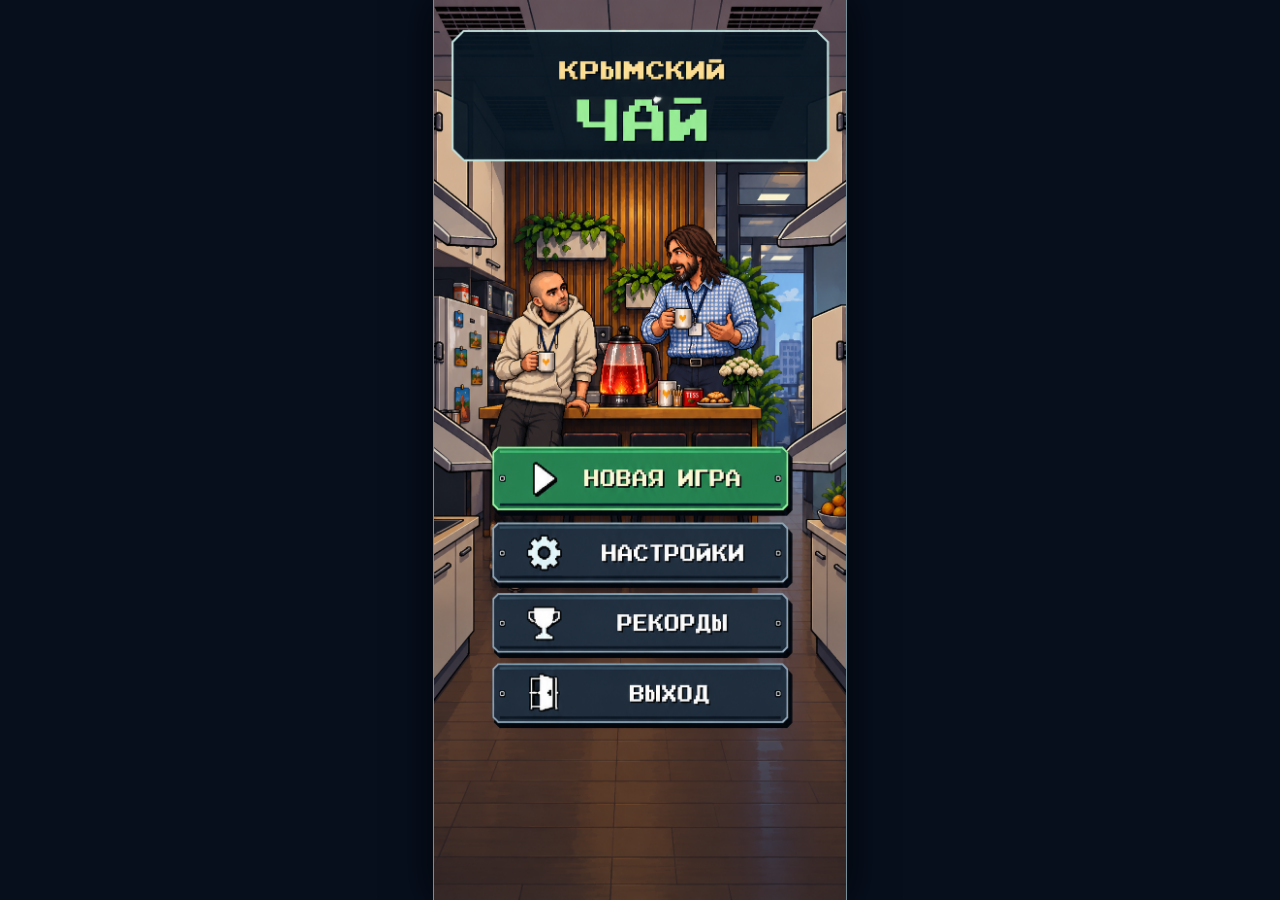
<file: krymskiy-chai/index.html>
<!doctype html>
<html lang="ru">
<head>
<meta charset="utf-8">
<meta name="viewport" content="width=device-width, initial-scale=1, viewport-fit=cover">
<meta name="theme-color" content="#161b32">
<title>Крымский чай — OLDfag.exe</title>
<link rel="stylesheet" href="styles.css">
<link rel="stylesheet" href="tea-menu.css?v=1">
</head>
<body>
<div class="site">
 <header class="site-head"><div class="brand"><div class="eyebrow">OLDFAG.EXE / ARCADE #02</div><h1>КРЫМСКИЙ ЧАЙ</h1></div><div class="version">ARCADE EDITION · v1.2</div></header>
 <div class="layout">
  <section class="game-box">
   <div class="screen-holder" id="gameArea" aria-label="Игровое поле. Нажмите на один из четырёх секторов для ловли предметов.">
    <canvas id="game" width="1024" height="1152"></canvas>
    <div class="hud" aria-live="polite">
      <div class="hud-chip"><span>СЧЁТ</span><b id="score">0</b></div>
      <div class="hud-chip"><span>СКОРОСТЬ</span><b id="speed">×1.0</b></div>
      <div class="hud-chip lives"><span>ЖИЗНИ</span><b id="lives">♥♥♥</b></div>
    </div>
    <div class="overlay" id="overlay"><div class="dialog"><div class="eyebrow">ОЛДОВАЯ ЭЛЕКТРОНИКА, НОВАЯ КРУЖКА</div><h2 id="dialogTitle">КРЫМСКИЙ ЧАЙ</h2><p id="dialogText">Максиму для полного счастья нужен литр чая и десяток пакетиков. Лови пакетики кружкой, избегай кофе и сахара!</p><p class="note" id="dialogNote">Тапни по одной из четырёх частей экрана. Или кликни мышкой.</p><div class="mode-buttons"><button class="action" id="startBtn">▶ УРОВЕНЬ 1</button></div></div></div>
   </div>
   <div class="utility"><button id="pauseBtn" disabled>Ⅱ ПАУЗА</button><button id="soundBtn">♪ ЗВУК: ВКЛ</button><button id="restartBtn">↻ ЗАНОВО</button></div>
  </section>
  <aside class="info"><h2>Миссия: 400 очков</h2><p>Дух «Ну, погоди!», но Максим ловит чайные пакетики в свою <strong>огромную чёрную литровую чашку</strong>.</p>
  <p><strong>Четыре зоны:</strong> верхний левый, нижний левый, верхний правый и нижний правый лотки. Просто нажимай в соответствующую часть картинки — кнопок управления нет.</p>
  <div class="legend"><div><i class="dot good"></i> Чайный пакетик: как раньше</div><div><i class="dot bonus"></i> Золотой пакетик / лимон: бонус</div><div><i class="dot bad"></i> Сахар и кофе: штраф</div><div><i class="dot kettle"></i> Уровень 2: чайник даёт ±20</div></div>
  
<p>Поймал сахар или кофе — потерял жизнь. Пропустил обычный чай или золотой пакетик — тоже потерял жизнь. <strong>Каждые 100 очков — extra life, максимум 5.</strong></p>
  </aside>
 </div>
 <p class="foot">OLDFAG.EXE · PIXEL ARCADE · 2026</p>
</div>
<div class="finale-overlay" id="finaleOverlay" hidden role="dialog" aria-modal="true" aria-label="Финальная заставка. Миссия выполнена!">
  <iframe id="finaleFrame" title="Финальная анимация — чай заварен" src="about:blank" allow="fullscreen" loading="eager"></iframe>
  <button id="finaleSkip" class="finale-skip" aria-label="Перейти к победным титрам">ПРОПУСТИТЬ ▸</button>
  <div id="finaleControls" class="finale-controls" hidden>
    <button id="finaleAgain">↻ ИГРАТЬ СНАЧАЛА</button>
    
    <button id="finaleReplay">▶ ПОВТОРИТЬ ФИНАЛ</button>
  </div>
</div>
<script src="game.js?v=android-progress-v1"></script>
<script src="tea-menu.js?v=1"></script>
</body>
</html>
</file>
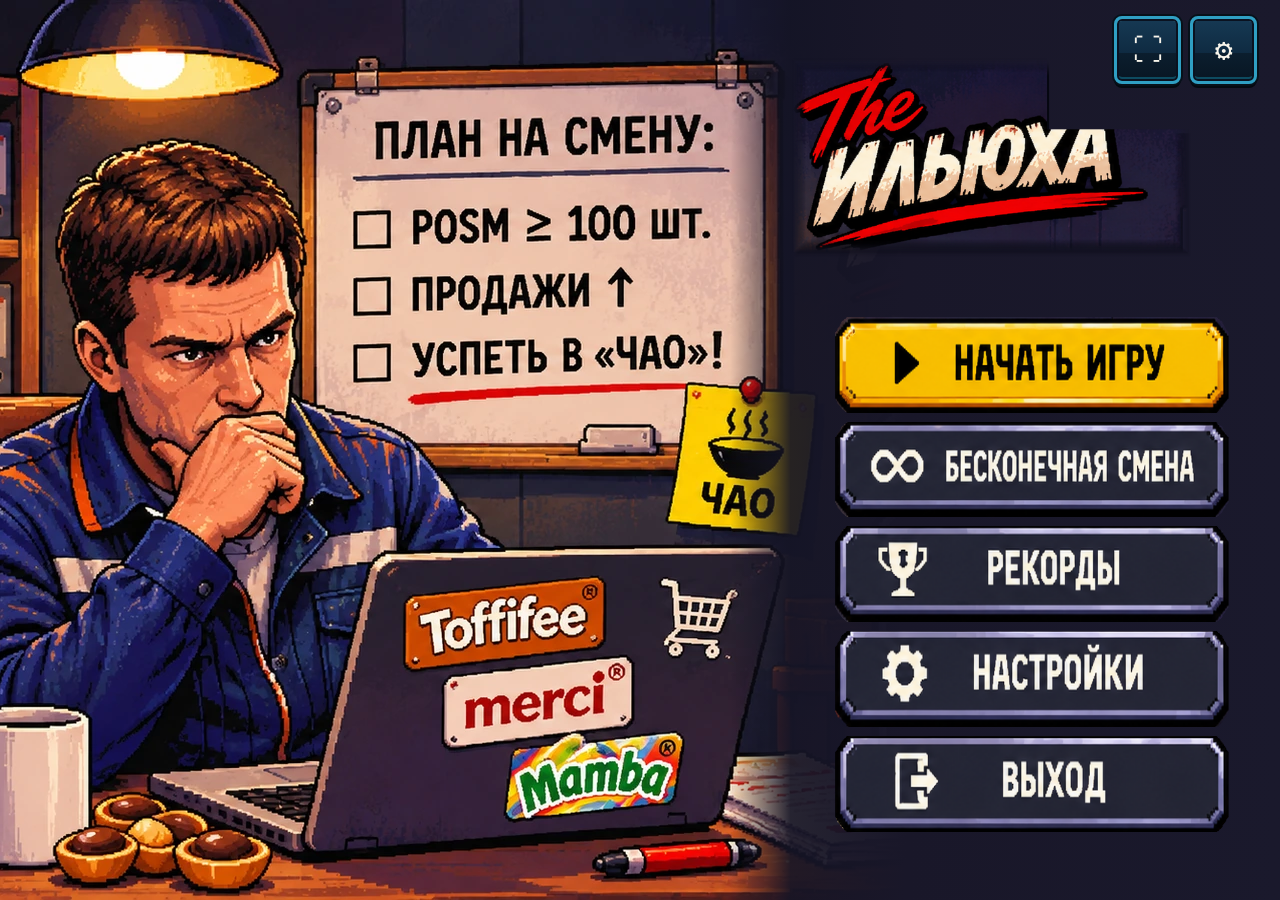
<file: the-ilyuha/index.html>
<!doctype html><html lang="ru"><head><meta charset="utf-8"><meta name="viewport" content="width=device-width,initial-scale=1,maximum-scale=1,user-scalable=no"><title>The Ильюха — загрузка</title><style>html,body{margin:0;width:100%;height:100%;background:#081323;color:#ffda77;font:16px monospace;display:grid;place-items:center}#status{text-align:center;padding:25px}</style></head><body><div id="status">THE ИЛЬЮХА<br><br>ЗАГРУЗКА ИГРЫ…<br><span id="pct">0%</span></div><script>
const parts=["parts/g0_000.txt","parts/g0_001.txt","parts/g0_002.txt","parts/g0_003.txt","parts/g0_004.txt","parts/g0_005.txt","parts/g0_006.txt","parts/g0_007.txt","parts/g0_008.txt","parts/g0_009.txt","parts/g0_010.txt","parts/g0_011.txt","parts/g0_012.txt","parts/g0_013.txt","parts/g0_014.txt","parts/g1_000.txt","parts/g1_001.txt","parts/g1_002.txt","parts/g1_003.txt","parts/g1_004.txt","parts/g1_005.txt","parts/g1_006.txt","parts/g1_007.txt","parts/g1_008.txt","parts/g1_009.txt","parts/g1_010.txt","parts/g1_011.txt","parts/g1_012.txt","parts/g1_013.txt","parts/g1_014.txt","parts/g1_015.txt","parts/g1_016.txt","parts/g1_017.txt","parts/g1_018.txt","parts/g1_019.txt","parts/g1_020.txt","parts/g2_000.txt","parts/g2_001.txt","parts/g2_002.txt","parts/g2_003.txt","parts/g2_004.txt","parts/g2_005.txt","parts/g2_006.txt","parts/g3_000.txt","parts/g3_001.txt","parts/g3_002.txt","parts/g3_003.txt","parts/g3_004.txt","parts/g3_005.txt","parts/g3_006.txt","parts/g3_007.txt","parts/g3_008.txt","parts/g3_009.txt","parts/g3_010.txt","parts/g3_011.txt","parts/g3_012.txt"];
(async()=>{try{const chunks=new Array(parts.length);let n=0;for(let start=0;start<parts.length;start+=6){await Promise.all(parts.slice(start,start+6).map(async(p,j)=>{const r=await fetch(p);if(!r.ok)throw Error(p+' HTTP '+r.status);chunks[start+j]=await r.text();document.getElementById('pct').textContent=Math.round(++n/parts.length*100)+'%';}));}const html=chunks.join('').replace('</head>','<link rel="stylesheet" href="release.css"></head>').replace('</body>','<'+'script src="sfx.js"></'+'script><'+'script src="music.js"></'+'script></body>');if(!html.includes('id="mainMenu"')||!html.includes('</html>'))throw Error('Неполная сборка игры');document.open();document.write(html);document.close();}catch(e){document.getElementById('status').textContent='Не удалось загрузить игру: '+e.message;console.error(e);}})();
</script></body></html>
</file>
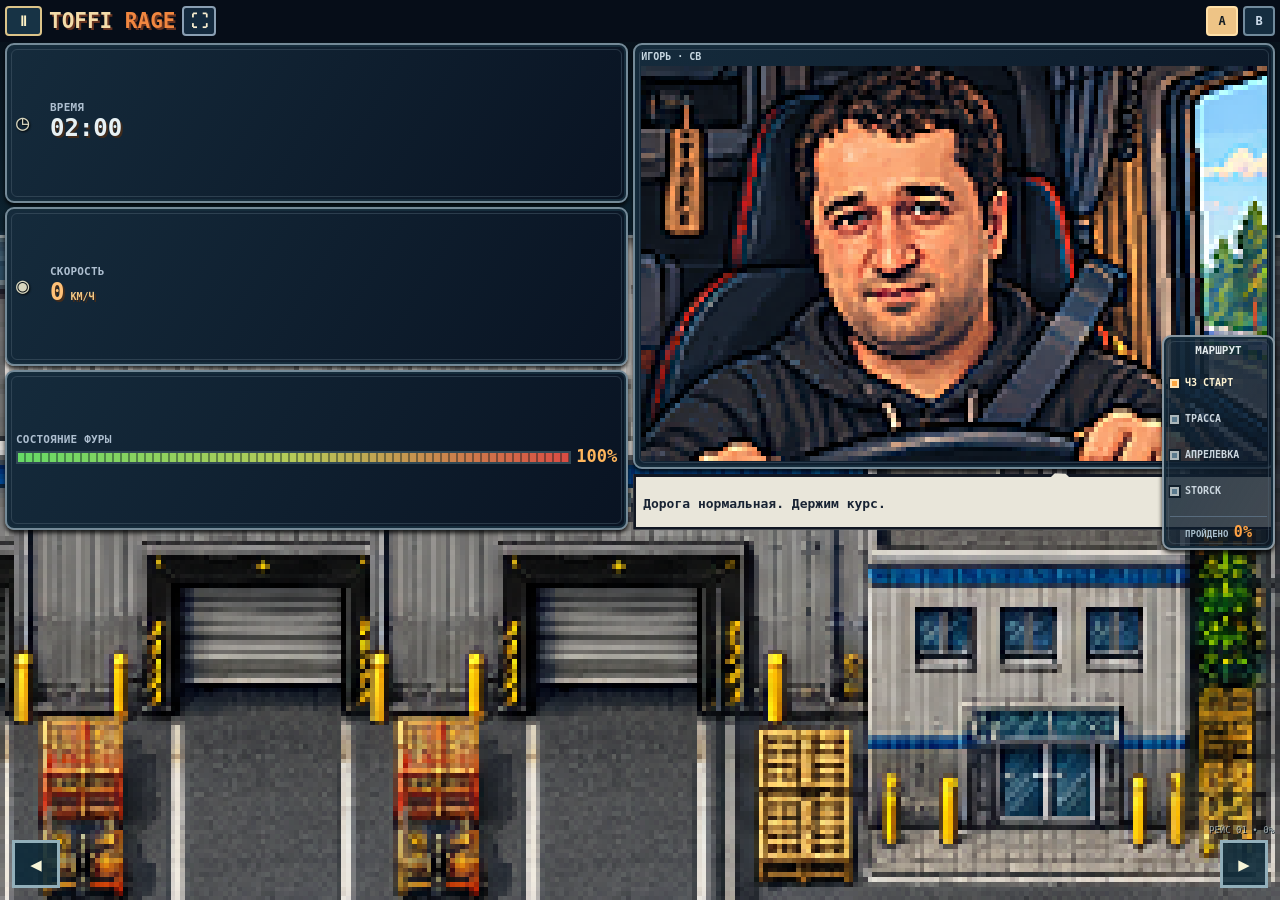
<file: toffi-mobile-test/index.html>
<!doctype html>
<html lang="ru"><head><meta charset="utf-8">
<meta name="viewport" content="width=device-width,initial-scale=1,viewport-fit=cover,user-scalable=no">
<title>Toffi Rage — мобильный тест HUD A/B</title>
<meta name="theme-color" content="#030911">
<meta name="apple-mobile-web-app-capable" content="yes">
<meta name="apple-mobile-web-app-status-bar-style" content="black-translucent">
<meta name="apple-mobile-web-app-title" content="Toffi HUD">
<link rel="manifest" href="manifest.json">
<link rel="apple-touch-icon" href="../toffi-rage/arcade_icon.png">
<style>
*{box-sizing:border-box}html,body{margin:0;width:100%;height:100%;background:#030911;color:#e5eff4;overscroll-behavior:none;touch-action:pan-x pan-y}body{font-family:monospace}button{cursor:pointer}
#screen{position:relative;overflow:hidden;width:100vw;height:100dvh;isolation:isolate;background:#0b1420}
:root{--top-inset:env(safe-area-inset-top,0px)}
#topBar{top:var(--top-inset)!important;pointer-events:auto!important}
#dashboard{height:calc(238px + var(--top-inset))!important}
#dashCards{top:calc(43px + var(--top-inset))!important}
#roadZone{top:calc(238px + var(--top-inset))!important}
#navOverlay{top:calc(335px + var(--top-inset))!important}
#fullscreen{border:2px solid #8a9fb3;background:#142a3e;color:#fbefd1;height:30px;min-width:34px;font:bold 17px monospace;border-radius:4px;flex-shrink:0}
#fullscreen[aria-pressed="true"]{background:#e6bd7e;color:#132638}
#fullscreenHelp{max-width:min(340px,calc(100vw - 36px));border:3px solid #c6a675;border-radius:5px;background:#13263b;color:#f0e5cd;padding:18px;box-shadow:0 5px 20px #000b}
#fullscreenHelp::backdrop{background:#03050ac9}
#fullscreenHelp h2{font:900 17px monospace;color:#ffda99;margin:0 0 12px}
#fullscreenHelp p{font:13px/1.5 monospace}
#fullscreenHelp button{background:#203b56;color:#f2e6ce;padding:10px;border:2px solid #869baa;font:bold 13px monospace;width:100%;margin-top:10px}
#roadZone{position:absolute;top:238px;bottom:0;left:0;right:0;background:#050d17;touch-action:none}
#road{width:100%;height:100%;display:block;image-rendering:pixelated;touch-action:none}
#dashboard{position:absolute;left:0;right:0;top:0;height:238px;z-index:2;background:linear-gradient(180deg,#060e17,#0d2330 98%,#182d40);border-bottom:3px solid #8b9497;box-shadow:0 5px 12px #0009;pointer-events:none}
#dashCards{position:absolute;inset:43px 5px 6px;display:grid;gap:5px}
#metricColumn{display:flex;flex-direction:column;gap:4px;min-height:0}
.card{border:2px solid #748a98;box-shadow:inset 0 0 0 2px #152c3b,0 3px 4px #000c;background:linear-gradient(120deg,#152b3c,#091322);border-radius:9px;position:relative;overflow:hidden;min-width:0}
.card:after{content:"";position:absolute;inset:4px;border:1px solid #50637275;border-radius:6px;pointer-events:none}
.metric{flex:1 1 0;display:flex;gap:8px;align-items:center;padding:5px 9px;min-height:0}
.metric-icon{font-size:22px;line-height:1;color:#d8d6be;text-shadow:1px 1px 2px black;flex:0 0 26px}
.metric-copy{min-width:0;flex:1}
.metric-label{font:bold clamp(9px,2.25vw,11px)/1.1 monospace;letter-spacing:.2px;color:#aebfd0}
.metric-value{font:900 clamp(19px,5vw,24px)/1.2 monospace;letter-spacing:0;color:#ffc178;text-shadow:2px 2px 0 #422c1c}
.metric:first-child .metric-value{color:#e7f1f4}
.unit{font-size:10px;color:#f2c783}
.healthbar{background:#061018;border:2px solid #314956;height:13px;position:relative;width:100%;margin-top:3px}
.healthbar span{display:block;height:100%;width:100%;background:repeating-linear-gradient(90deg,transparent 0 6px,#061a206b 6px 8px),linear-gradient(90deg,#66d966,#b6ca58,#d94c43);background-size:100% 100%,100% 100%;transform-origin:left center;transform:scaleX(var(--hp,1))}
.healthrow{display:flex;gap:5px;align-items:center}
.hpvalue{font:900 17px monospace;color:#ffb65c;white-space:nowrap}
#route{display:flex;flex-direction:column;min-width:0;padding:8px 7px;z-index:1}
#route h2{font:900 12px monospace;color:#e5e7e5;margin:0 0 8px;text-align:center}
.route-stop{display:flex;gap:6px;min-width:0;align-items:center;flex:1;font:900 clamp(8px,2.1vw,10px)/1 monospace;color:#cbd6de}
.route-stop .dot{display:block;flex:0 0 9px;height:9px;background:#5b7b8e;border:2px solid #adb8bb;box-shadow:0 0 0 2px #111f2b}
.route-stop.done .dot{background:#7fcea6}.route-stop.current .dot{background:#ffa641;border-color:#fee4b6}
.route-stop.current{color:#fff3d1}
#routeFooter{border-top:1px solid #586b7d;margin-top:7px;padding-top:6px;text-align:center;font:bold 9px monospace;color:#a9bfcc}
#routeFooter strong{color:#ffa345;font-size:15px}
#portraitBlock{display:flex;flex-direction:column;min-width:0;position:relative}
#portraitBox{flex:1;min-height:0;display:flex;flex-direction:column;padding:6px;position:relative}
#portraitTitle{color:#c7d7e1;font:bold 10px monospace;margin-bottom:4px}
#igor{display:block;image-rendering:pixelated;width:100%;flex:1;min-height:0;object-fit:contain;background:#111b28}
#dialog{position:relative;flex:0 0 56px;margin-top:5px;background:#e9e6da;color:#182333;border:3px solid #111722;clip-path:polygon(0 0,60% 0,64% -1px,67% 0,100% 0,100% 100%,0 100%);font:900 clamp(10px,2.7vw,13px)/1.3 monospace;padding:10px 7px 4px;display:flex;align-items:center;z-index:4}
#dialog:before{content:"";position:absolute;top:-9px;left:65%;border-left:11px solid transparent;border-right:11px solid transparent;border-bottom:11px solid #e9e6da}
#topBar{position:absolute;top:0;left:0;right:0;height:42px;display:flex;align-items:center;padding:5px;gap:7px;background:#060d18}
#topBar, #topBar button{pointer-events:auto}
#pause{border:2px solid #dcc489;background:#173345;color:#fff2c5;font:900 14px monospace;width:37px;height:30px;border-radius:4px}
#brand{font:bold clamp(16px,5vw,21px)/1 monospace;color:#f4dca9;text-shadow:2px 2px #663320}#brand em{font-style:normal;color:#f18740}
#switch{margin-left:auto;display:flex;gap:5px}
#switch button{min-width:32px;height:30px;background:#152d40;color:#cfdeed;border:2px solid #718a9c;font:bold 12px monospace;border-radius:4px}
#switch button.selected{background:#eec486;color:#121b22;border-color:#ffe0a7}
#navOverlay{display:none;position:absolute;top:335px;right:5px;width:113px;height:215px;z-index:3;pointer-events:none;flex-direction:column;padding:7px 6px}
#navOverlay h2{font:bold 11px monospace;text-align:center;margin:0 0 8px;color:#e3ebed}
body.variant-A #dashCards{grid-template-columns:1fr 1.03fr}
body.variant-A #route{display:none}
body.variant-A #navOverlay{display:flex}
body.variant-A #navOverlay.card{background:linear-gradient(120deg,#152b3ce0,#091322be);border-color:#9bacb7d6}
body.variant-B #dashCards{grid-template-columns:1fr .9fr 1.3fr}
body.variant-B #navOverlay{display:none}
body.variant-B #metricColumn .metric{padding:5px 6px;gap:4px}
body.variant-B #metricColumn .metric-icon{font-size:16px;flex-basis:18px}
body.variant-B .metric-label{font-size:9px}
body.variant-B .metric-value{font-size:18px}
body.variant-B #portraitTitle{font-size:9px}
body.variant-B #dialog{padding-left:5px;padding-right:3px;font-size:10px}
#left,#right{position:absolute;bottom:max(12px,env(safe-area-inset-bottom));z-index:4;width:48px;height:48px;background:#0a2839db;color:#f7f5d8;border:3px solid #92afba;font:bold 19px monospace;touch-action:manipulation}
#left{left:12px}#right{right:12px}
#overlay{position:absolute;inset:0;background:#02070af0;z-index:9;display:grid;place-items:center;padding:15px}
#overlay[hidden]{display:none}#overlayPanel{width:min(360px,95vw);background:#102439;border:3px solid #c6a675;padding:19px 16px;box-shadow:5px 5px #000d;text-align:center}
#overlayPanel h2{font:900 20px monospace;color:#ffda99}
#overlayPanel p{font:13px/1.5 monospace;color:#bdcbd4}
#overlayPanel button{display:block;background:#203b56;color:#f2e6ce;padding:12px;border:2px solid #869baa;font:900 13px monospace;margin:12px auto;width:100%}
#engine{position:absolute;left:-1200px;top:0;width:435px;height:600px;opacity:0;border:0;pointer-events:none}
#hudStats{position:absolute;bottom:65px;right:6px;z-index:4;font:9px monospace;color:#cfe0e8a8;text-shadow:1px 1px #06111a;pointer-events:none}
@media(max-width:370px){#dashCards{gap:3px;left:3px;right:3px}.metric{padding-left:6px;padding-right:4px}.metric-icon{flex-basis:19px;font-size:18px}.metric-value{font-size:18px}#dialog{font-size:10px}}
</style></head>
<body class="variant-A">
<div id="screen">
<div id="roadZone"><canvas id="road"></canvas></div>
<div id="dashboard">
<div id="dashCards">
<div id="metricColumn">
<div class="card metric"><div class="metric-icon">◷</div><div class="metric-copy"><div class="metric-label">ВРЕМЯ</div><div class="metric-value" id="time">--:--</div></div></div>
<div class="card metric"><div class="metric-icon">◉</div><div class="metric-copy"><div class="metric-label">СКОРОСТЬ</div><div class="metric-value"><span id="speed">---</span><span class="unit"> КМ/Ч</span></div></div></div>
<div class="card metric"><div class="metric-copy"><div class="metric-label">СОСТОЯНИЕ ФУРЫ</div><div class="healthrow"><div class="healthbar"><span id="healthBar"></span></div><div class="hpvalue" id="health">--%</div></div></div></div>
</div>
<div class="card" id="route"><h2>МАРШРУТ</h2><div class="route-stop"><span class="dot"></span><span>ЧЗ СТАРТ</span></div><div class="route-stop"><span class="dot"></span><span>ТРАССА</span></div><div class="route-stop"><span class="dot"></span><span>АПРЕЛЕВКА</span></div><div class="route-stop"><span class="dot"></span><span>STORCK</span></div><div id="routeFooter">ПРОЙДЕНО <strong id="percent">0%</strong></div></div>
<div id="portraitBlock"><div class="card" id="portraitBox"><div id="portraitTitle">ИГОРЬ · CB</div><canvas id="igor" width="130" height="82"></canvas></div><div id="dialog">Держим курс!</div></div>
</div>
<div id="topBar"><button id="pause" aria-label="Пауза">Ⅱ</button><div id="brand">TOFFI <em>RAGE</em></div><button id="fullscreen" type="button" aria-label="Полный экран" aria-pressed="false" title="Полный экран">⛶</button><div id="switch"><button class="selected" data-variant="A">A</button><button data-variant="B">B</button></div></div>
</div>
<div class="card" id="navOverlay"><h2>МАРШРУТ</h2><div class="route-stop"><span class="dot"></span><span>ЧЗ СТАРТ</span></div><div class="route-stop"><span class="dot"></span><span>ТРАССА</span></div><div class="route-stop"><span class="dot"></span><span>АПРЕЛЕВКА</span></div><div class="route-stop"><span class="dot"></span><span>STORCK</span></div><div id="routeFooter">ПРОЙДЕНО <strong id="percentA">0%</strong></div></div>
<button id="left" aria-label="Перестроиться влево">◀</button><button id="right" aria-label="Перестроиться вправо">▶</button><div id="hudStats"></div>
<dialog id="fullscreenHelp" aria-labelledby="fullscreenHelpTitle">
<h2 id="fullscreenHelpTitle">ПОЛНЫЙ ЭКРАН НА IPHONE</h2>
<p>Safari на iPhone не позволяет игре скрыть панель браузера одной кнопкой.</p>
<p>Чтобы играть без браузерной шапки: открой эту страницу <strong>в Safari</strong>, нажми <strong>Поделиться</strong> → <strong>На экран «Домой»</strong>, включи <strong>«Открыть как веб-приложение»</strong>, затем запусти значок Toffi HUD с домашнего экрана.</p>
<button id="closeFullscreenHelp" type="button">ПОНЯТНО</button>
</dialog>
<iframe id="engine" src="../toffi-rage/index.html" title="Игровой движок Toffi Rage" allow="fullscreen"></iframe>
<div id="overlay"><div id="overlayPanel"><h2>TOFFI RAGE</h2><p id="status">Загружаем оригинальную первую миссию…</p><button id="retry" hidden>↻ ПОВТОРИТЬ ЗАГРУЗКУ</button></div></div>
</div>
<script>
(()=>{
'use strict';
const $=id=>document.getElementById(id);
const game=$('engine'),overlay=$('overlay'),status=$('status'),retry=$('retry');
const canvas=$('road'),ctx=canvas.getContext('2d',{alpha:false}),face=$('igor'),fc=face.getContext('2d');
let api=null,scene=null,live=false,paused=false,loading=false,attempt=0,lastUpdate=0;
const now=()=>performance.now(),delay=ms=>new Promise(r=>setTimeout(r,ms));
const clamp=(n,a,b)=>Math.max(a,Math.min(b,n));
const fullscreen=$('fullscreen'),fullscreenHelp=$('fullscreenHelp');
function isStandalone(){return window.navigator.standalone===true||window.matchMedia('(display-mode: standalone)').matches||window.matchMedia('(display-mode: fullscreen)').matches;}
function syncFullscreen(){
 const active=!!document.fullscreenElement||isStandalone();
 fullscreen.setAttribute('aria-pressed',String(active));
 fullscreen.title=active?'Уже открыт на весь экран':'На весь экран';
}
fullscreen.addEventListener('click',async()=>{
 const enter=document.getElementById('screen').requestFullscreen||document.getElementById('screen').webkitRequestFullscreen;
 if(document.fullscreenElement){try{await document.exitFullscreen()}catch(e){}syncFullscreen();return;}
 if(isStandalone()){syncFullscreen();return;}
 if(enter){
   try{await enter.call(document.getElementById('screen'));syncFullscreen();return;}catch(e){}
 }
 fullscreenHelp.showModal();
});
$('closeFullscreenHelp').addEventListener('click',()=>fullscreenHelp.close());
document.addEventListener('fullscreenchange',syncFullscreen);
document.addEventListener('webkitfullscreenchange',syncFullscreen);
syncFullscreen();
const texts={neutral:'Дорога нормальная. Держим курс.',happy:'Отлично едем! Так держать!',worry:'Блин… Надо аккуратнее.',bruised:'Фуру потрепало… Но едем дальше!',alarm:'Топливо на нуле! Надо заправиться!'};
function message(s){status.textContent=s;}
function failure(s){message(s);retry.hidden=false;loading=false;}
async function initialize(){
 if(loading)return;loading=true;retry.hidden=true;live=false;api=null;scene=null;const id=++attempt;
 message('Подключаем первую миссию из нашего GitHub…');
 try{
  // The original game is already hosted on the same origin. No large nested
  // base64 srcdoc copied into this preview page.
  if(!game.contentWindow?.__toffiUnified){
   game.src='../toffi-rage/index.html?mobileDemo='+id;
  }
  let outer;
  for(let i=0;i<120;i++){if(id!==attempt)return;try{outer=game.contentWindow?.__toffiUnified}catch(e){}if(outer)break;await delay(150);}
  if(!outer)throw Error('Не удалось открыть игровой движок.');
  message('Распаковываем оригинальную трассу и изображения…');
  await outer.start(0,{autoStart:true});
  for(let i=0;i<210;i++){if(id!==attempt)return;try{api=outer.debugChild()}catch(e){}if(api?.hudTelemetry&&api?.render)break;if(i===60)message('Первый запуск может занять некоторое время. Загружаем игровые ресурсы…');await delay(150);}
  if(!api?.hudTelemetry)throw Error('Движок не предоставил сцену первой миссии.');
  scene=game.contentDocument.getElementById('gameFrame')?.contentDocument?.querySelector('#scene');
  if(!scene)throw Error('Не найдено игровое поле.');
  // Advance the genuine mission to show traffic, without altering assets.
  try{api.advance?.(84);api.render();}catch(e){console.warn('Advance scene:',e);}
  overlay.hidden=true;loading=false;paused=false;live=true;
 }catch(e){if(id===attempt)failure('Ошибка: '+(e.message||e)+' Нажми «Повторить загрузку».');}
}
function refresh(){
 requestAnimationFrame(refresh);
 if(!live||!api||!scene)return;
 const box=canvas.getBoundingClientRect();
 if(!box.width||!box.height)return;
 const dpr=Math.min(2,window.devicePixelRatio||1),w=Math.round(box.width*dpr),h=Math.round(box.height*dpr);
 if(canvas.width!==w||canvas.height!==h){canvas.width=w;canvas.height=h;}
 const scale=Math.max(w/270,h/518),sw=w/scale,sh=h/scale;
 ctx.imageSmoothingEnabled=false;
 try{
  api.render();
  ctx.drawImage(scene,(270-sw)/2,(518-sh)/2,sw,sh,0,0,w,h);
  const t=api.hudTelemetry(),st=api.state?.()||{};
  if(!t)return;
  $('time').textContent=(Math.floor(t.time/60)).toString().padStart(2,'0')+':'+(Math.ceil(t.time%60)).toString().padStart(2,'0');
  $('speed').textContent=t.speed;
  $('health').textContent=t.health+'%';
  $('healthBar').style.setProperty('--hp',clamp(t.health/100,0,1));
  $('percent').textContent=t.progress+'%';$('percentA').textContent=t.progress+'%';
  const at=Math.min(3,Math.floor(clamp(t.progress/100,0,1)*3.01));
  for(const parent of [$('route'),$('navOverlay')]){
   parent.querySelectorAll('.route-stop').forEach((el,i)=>{el.classList.toggle('done',i<at);el.classList.toggle('current',i===at)});
  }
  // Direct crop from the original game's own running Canvas:
  // Igor's exact original expression, steering wheel, seat belt and cab.
  fc.imageSmoothingEnabled=false;fc.clearRect(0,0,130,82);fc.drawImage(scene,282,359,130,82,0,0,130,82);
  $('dialog').textContent=texts[st.emo]||texts.neutral;
  $('hudStats').textContent='РЕЙС 01 • '+t.progress+'%';
 }catch(e){if(now()-lastUpdate>2000){console.warn('HUD preview:',e);lastUpdate=now();}}
}
function move(d){try{api?.move(d)}catch(e){}}
$('left').addEventListener('pointerdown',e=>{e.preventDefault();move(-1)});
$('right').addEventListener('pointerdown',e=>{e.preventDefault();move(1)});
canvas.addEventListener('pointerdown',e=>{e.preventDefault();move(e.clientX<innerWidth/2?-1:1)});
for(const b of document.querySelectorAll('[data-variant]'))b.addEventListener('click',()=>{
 const v=b.dataset.variant;document.body.className='variant-'+v;
 document.querySelectorAll('[data-variant]').forEach(x=>x.classList.toggle('selected',x.dataset.variant===v));
});
$('pause').addEventListener('click',()=>{
 if(!live)return;
 if(!paused){try{if(['run','cinematic'].includes(api.state().mode))api.pause();}catch(e){}paused=true;overlay.hidden=false;retry.hidden=false;retry.textContent='▶ ПРОДОЛЖИТЬ';message('Пауза');}
 else resume();
});
function resume(){overlay.hidden=true;paused=false;try{if(api.state().mode==='pause')api.pause();}catch(e){}}
retry.addEventListener('click',()=>{if(paused){resume();return;}initialize()});
window.addEventListener('pageshow',()=>{if(!live&&!loading)initialize()});
requestAnimationFrame(refresh);
initialize();
})();
</script></body></html>
</file>
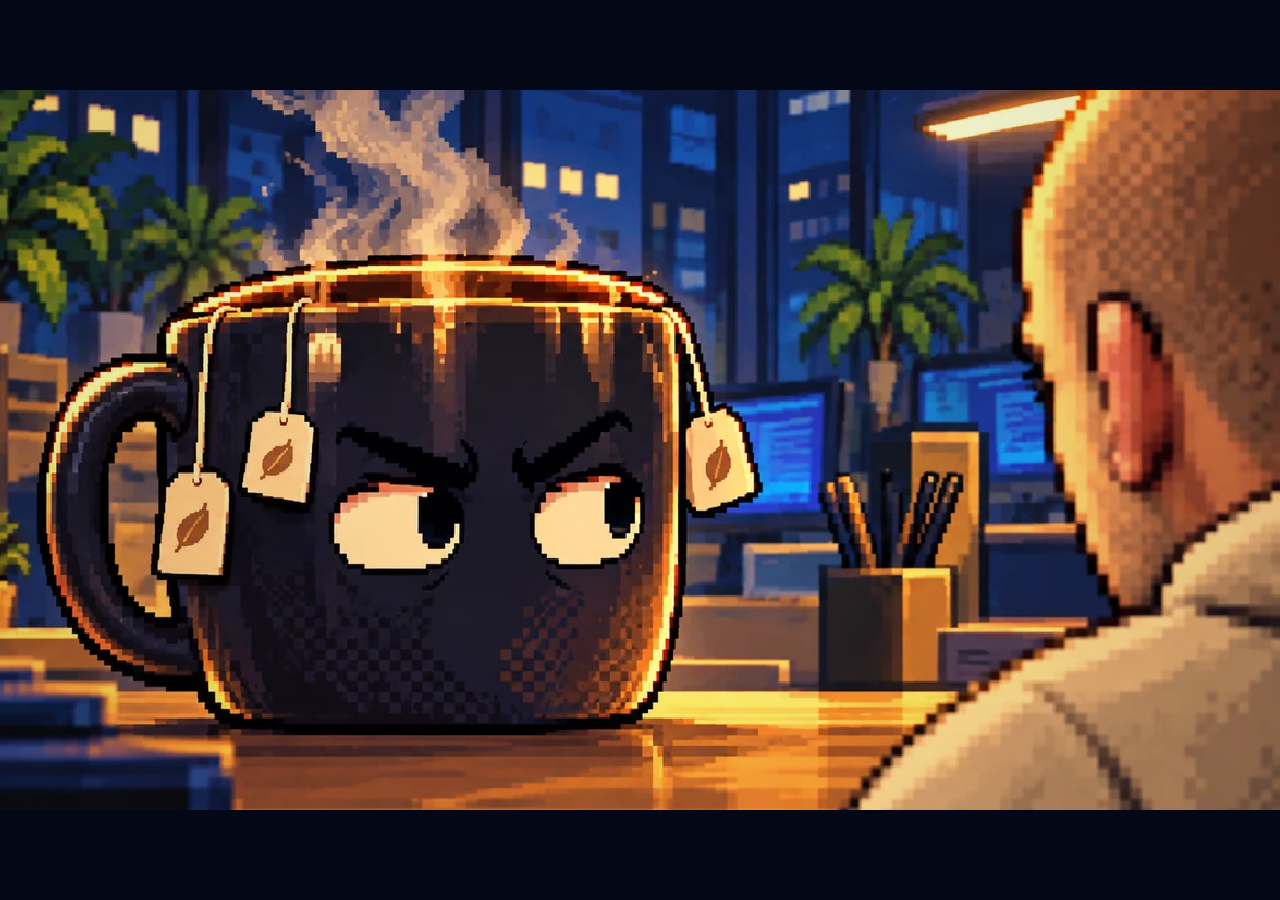
<file: krymskiy-chai/finale/play.html>
<!doctype html>
<html lang="ru"><head><meta charset="utf-8"><meta name="viewport" content="width=device-width,initial-scale=1,viewport-fit=cover">
<title>Крымский чай — финал</title><style>
html,body{margin:0;width:100%;height:100%;overflow:hidden;background:#040716;color:#ffe49f}
body{display:grid;place-items:center}
.stage{position:relative;width:min(100vw,177.7778dvh);aspect-ratio:16/9;max-width:100vw;max-height:100dvh}
canvas{display:block;width:100%;height:100%;object-fit:contain;image-rendering:auto;background:#040716}
.loading{position:absolute;inset:0;display:grid;place-items:center;font:700 15px monospace;background:#060a16;color:#ffe49f;text-align:center}
.loading.hidden{opacity:0;pointer-events:none;transition:opacity .32s}
#restart,#toggle,#finale,#fullscreen,#seek,#timer{display:none}
</style></head><body data-embedded="yes">
<div class="stage" id="stage"><canvas id="movie" width="1280" height="720"></canvas><div class="loading" id="loading"><div id="loadingText">Загружаем кадры…</div></div></div>
<button id="restart"></button><button id="toggle"></button><button id="finale"></button><button id="fullscreen"></button>
<input type="range" id="seek" min="0" max="1000"><span id="timer"></span>
<script src="cutscene.js"></script></body></html>
</file>
<file: styles.css>
:root {
  color-scheme: dark;
  --bg:#080d1c; --surface:#0f1930; --surface2:#0a1024;
  --line:#506385; --line-bright:#bd6bda; --pink:#ff5ace;
  --yellow:#ffce40; --cyan:#63dfff; --green:#7afa90;
  --text:#edf3ff; --muted:#a5b4d1; --red:#ff6575;
  /* Replace "none" with url('assets/club-start.webp'), etc. when approved artwork is ready. */
  --scene-intro-image:url('assets/club-start.webp');
  --scene-success-image:url('assets/club-success.webp');
  --scene-denied-image:url('assets/club-denied.webp');
  font-family:'VT323','Consolas','Courier New',monospace;
}
*{box-sizing:border-box}
html{min-height:100%}
body{margin:0;min-height:100vh;background:radial-gradient(circle at 50% -15%,#222b66 0,transparent 54%),var(--bg);color:var(--text);font-size:22px;line-height:1.35}
button{font:inherit;cursor:pointer}
h1,h2,h3,.brand,.btn,.level-btn,.eyebrow,.dialog-head strong,.q-corner-label,.game-label,.progress-row,.keyboard-hint,.menu-footer,.level-heading{font-family:'Press Start 2P','Lucida Console','Consolas','Courier New',monospace; line-height:1.4}
.intro-copy,.selected-level,.feedback p,.result-quote,.result-record,.rules-dialog p,.share-status,.top-right,footer,.answer-btn,.text-button,.result-panel,.menu-panel,.question-frame{font-family:'VT323','Courier New',monospace}
button:focus-visible,a:focus-visible{outline:3px solid var(--yellow);outline-offset:4px}
button:disabled{cursor:not-allowed;opacity:.45}
[hidden]{display:none!important}
.crt{pointer-events:none;position:fixed;inset:0;z-index:20;background:repeating-linear-gradient(to bottom,transparent 0,rgba(0,0,0,.055) 2px,transparent 4px);opacity:.55}
.app-shell{max-width:1160px;margin:auto;padding:18px clamp(14px,3vw,28px);min-height:100vh;display:flex;flex-direction:column}
.topbar{display:flex;align-items:center;justify-content:space-between;gap:20px;padding:5px 0 15px;border-bottom:2px solid #3c4d6f}
.brand{text-decoration:none;color:var(--yellow);font-size:24px;font-weight:900;letter-spacing:-1.5px;text-shadow:3px 3px #88471b}.brand span{color:var(--yellow)}.brand em{font-style:normal;color:#e0e0ed;text-shadow:2px 2px #4a4965}
.top-right{font-size:11px;color:var(--muted);text-align:right;letter-spacing:.05em}.top-sep{margin:0 10px;color:var(--line)}.status-dot{display:inline-block;width:7px;height:7px;background:var(--green);margin-right:5px;box-shadow:0 0 9px var(--green)}
main{flex:1;display:flex;align-items:center;width:100%;padding:23px 0 31px}
.intro,.game-screen,.end-screen{width:100%;min-width:0}
.intro{display:grid;grid-template-columns:minmax(300px,.96fr) minmax(390px,1.04fr);gap:23px;align-items:stretch}
.scene{background-image:var(--scene-intro-image),linear-gradient(180deg,#111a50 0%,#253363 47%,#1a1434 48%,#100c20 100%);background-size:cover;background-position:center;position:relative;overflow:hidden;min-height:590px;border:5px solid #0a0818;outline:2px solid #b06fdf;box-shadow:0 0 0 6px #342145, 0 10px 36px #000b}
.scene::before{content:"";position:absolute;inset:0;background:radial-gradient(ellipse at 73% 28%,rgba(255,66,216,.2),transparent 48%);pointer-events:none}
.stars{position:absolute;left:5%;top:9%;width:6px;height:6px;background:#fbf3b1;box-shadow:60px 52px #a6bfff,120px -20px #afacff,27px 180px #8ea8e5,155px 65px #fff9c4,245px 124px #90a4ff,310px 30px #e0c8ff,82px 130px #fff7ba}
.scene-city{position:absolute;bottom:12%;left:0;right:0;height:39%;display:flex;align-items:end;gap:5px}.scene-city span{width:19%;height:70%;background:repeating-linear-gradient(180deg,#0e102a 0 14px,#35436b 15px 18px,#0e102a 19px 30px);box-shadow:12px 0 #10152e}.scene-city span:nth-child(2){height:95%;width:15%}.scene-city span:nth-child(3){height:50%;width:25%}.scene-city span:nth-child(4){height:77%;width:18%}
.scene-club{position:absolute;bottom:11%;right:1%;width:75%;height:73%;background:repeating-linear-gradient(0deg,#26213d 0,#26213d 13px,#1d1730 14px,#1d1730 17px);border-left:7px solid #57395e;border-right:6px solid #3e3159;box-shadow:-14px 0 #0b1027}
.club-sign{position:absolute;top:2%;left:1%;right:1%;min-height:39%;border:7px double #ff8f40;box-shadow:0 0 14px 5px #f535cd, inset 0 0 12px #ef36d6;background:#160b2c;display:flex;flex-direction:column;align-items:center;justify-content:center;text-align:center;padding:8px;transform:rotate(-.5deg)}
.sign-small{color:var(--yellow);font-size:12px;letter-spacing:7px}.club-sign strong{font-size:clamp(22px,3.4vw,33px);font-weight:900;line-height:1.08;letter-spacing:1px;color:#ff71df;text-shadow:3px 3px #6a1db5,0 0 11px #f72bc3}.club-sign b{color:#ffb64d;font-size:30px;letter-spacing:13px;text-shadow:0 0 7px red}
.club-door{position:absolute;left:27%;bottom:0;width:47%;height:49%;border:9px ridge #dc6b59;background:linear-gradient(90deg,#4b1127 0 48%,#b05a4b 49% 51%,#4b1127 52%);box-shadow:0 0 28px #fa439b,inset 0 0 25px #01000c}.club-door::after{content:"•     •";position:absolute;top:40%;left:25%;color:var(--yellow);font-size:32px;letter-spacing:13px}.club-rope{position:absolute;bottom:5%;width:23%;height:7px;background:#c93672;box-shadow:0 4px #50224b}.club-rope.left{left:0;transform:rotate(13deg)}.club-rope.right{right:0;transform:rotate(-13deg)}
.scene-bouncer{position:absolute;bottom:10%;left:7%;width:48%;height:60%;filter:drop-shadow(7px 9px 0 #080a22);animation:guard-idle 2.4s steps(2,end) infinite}.scene-bouncer .shades{animation:shades-glint 3s steps(3,end) infinite}.bouncer-head{position:absolute;top:0;left:24%;width:52%;height:35%;border:8px solid #2e1b29;border-radius:38% 38% 40% 40%;background:linear-gradient(130deg,#f5a76e,#b96345 70%);z-index:3}.shades{position:absolute;top:33%;left:2%;height:21%;width:96%;background:linear-gradient(90deg,#070f27 0 43%,#85573d 44% 55%,#070f27 56% 100%);border:3px solid #080c1a;transform:rotate(-2deg)}.mouth{position:absolute;top:75%;left:36%;width:32%;height:6px;background:#361d23}.bouncer-neck{position:absolute;top:27%;left:41%;width:19%;height:15%;background:#bb6d49}.bouncer-body{position:absolute;left:0;right:0;bottom:0;height:67%;border-radius:28% 28% 6% 6%;border:9px solid #060b1c;background:linear-gradient(100deg,#2b324b,#090f22 50%,#242945);display:flex;align-items:center;justify-content:center}.bouncer-body small{color:#d8dcf1;font-size:clamp(9px,1.5vw,16px);font-weight:900;letter-spacing:1px;transform:rotate(-2deg)}.bouncer-arm{position:absolute;top:29%;width:69%;height:20%;background:linear-gradient(#b46c4c,#d58d60);border:7px solid #161321;border-radius:50px;z-index:2}.bouncer-arm.left{left:-16%;transform:rotate(25deg)}.bouncer-arm.right{right:-16%;transform:rotate(-25deg)}
.scene-caption{position:absolute;left:0;right:0;bottom:0;display:flex;justify-content:space-between;gap:10px;padding:13px;background:#080916;border-top:2px solid #a165c9;font-size:10px;color:#a9a7c6;letter-spacing:.08em}
.menu-panel{padding:clamp(20px,3.4vw,36px);background:linear-gradient(145deg,#101a38,#0a0f23);border:2px solid #6b4f93;box-shadow:7px 7px 0 #050815,inset 0 0 0 4px #101126;display:flex;flex-direction:column;justify-content:center}
.eyebrow{color:var(--cyan);font-size:11px;letter-spacing:.08em;font-weight:bold}
h1,h2,h3{font-family:Consolas,'Courier New',monospace;line-height:1.18;letter-spacing:-.035em}h1{font-size:clamp(30px,4vw,47px);margin:18px 0 15px;color:#f9f5ff;text-shadow:3px 3px #43346d}h1 span{color:var(--yellow);text-shadow:3px 3px #854519}p{margin:0 0 13px}.intro-copy{color:#c9d1e6;max-width:48ch}.terminal-rule{height:2px;margin:15px 0 18px;background:linear-gradient(90deg,var(--pink),transparent)}.level-heading{display:flex;justify-content:space-between;gap:10px;font-size:11px;font-weight:bold;color:#e7d6ff;margin-bottom:10px}
.level-grid{display:grid;grid-template-columns:repeat(5,minmax(0,1fr));gap:7px}.level-btn{min-width:0;padding:10px 3px;border:2px solid #45516e;background:#121a2c;color:#b4c1de;font-size:15px;font-weight:bold;transition:transform .12s,border-color .12s}.level-btn:hover{transform:translateY(-2px);border-color:#9a9fda}.level-btn[aria-pressed="true"]{background:#492257;border-color:#ff71e1;color:#fff6c8;box-shadow:inset 0 0 0 1px #ed73d0,0 0 15px #bd3ae331}.selected-level{margin:14px 0 20px;min-height:49px;color:#d8dcf2;font-size:12px}.selected-level strong{display:block;color:var(--yellow);font-size:14px}.action-row{display:flex;flex-wrap:wrap;gap:9px}.btn{border:2px solid #8690c3;min-height:46px;padding:11px 14px;color:#f7f8ff;background:#212b4b;font-weight:bold;box-shadow:4px 4px 0 #050815;letter-spacing:.015em}.btn:hover{filter:brightness(1.17);transform:translateY(-1px)}.btn.primary{color:#090a1e;background:var(--yellow);border-color:#fff2a8}.btn.secondary{color:#f8d8ff;background:#3b2357;border-color:#d96eee}.btn.ghost{background:#141a32}.menu-footer{margin-top:23px;padding-top:11px;border-top:1px solid #334361;display:flex;justify-content:space-between;gap:10px;flex-wrap:wrap;color:#8495b8;font-size:10px}
footer{padding:14px 0;border-top:1px solid #34405e;display:flex;justify-content:space-between;gap:14px;flex-wrap:wrap;font-size:10px;color:#8495b8}
.game-screen{max-width:850px;margin:30px auto;background:#101a34;padding:clamp(15px,3.5vw,34px);border:3px solid #6a63a2;box-shadow:8px 8px #030713}.game-top,.progress-row,.game-actions{display:flex;align-items:center;justify-content:space-between;gap:12px}.game-label{font-size:14px;font-weight:bold;color:var(--cyan)}.pixel-icon{color:var(--pink)}.muted{color:var(--muted)}.text-button{background:transparent;border:0;color:#d6a4e9;font-size:12px;padding:8px}.text-button:hover{text-decoration:underline}.progress-row{margin-top:25px;font-size:12px;color:#d3dded;font-weight:bold}.progress-track{height:11px;background:#060b1b;border:2px solid #51658b;margin:8px 0 28px;overflow:hidden}.progress-track>div{height:100%;background:repeating-linear-gradient(90deg,#fcb448 0,#fcb448 18px,#dc8e35 19px,#dc8e35 21px);transition:width .3s;width:0}.question-frame{padding:clamp(16px,3.5vw,30px);background:linear-gradient(150deg,#111e40,#0a1127);border:2px solid #4c6b91;box-shadow:inset 0 0 0 4px #090f24}.q-corner-label{font-size:10px;color:#bfabe1}#questionTitle{font-size:clamp(20px,2.8vw,30px);margin:15px 0 24px;min-height:75px}.answers{display:grid;grid-template-columns:1fr;gap:12px}.answer-btn{text-align:left;background:#19264b;border:2px solid #50618c;color:#f5f7ff;padding:13px;min-height:70px;display:flex;gap:12px;align-items:center}.answer-btn:hover:not(:disabled){border-color:#e98bee;background:#302656}.answer-btn .key{color:var(--yellow);font-weight:bold}.answer-btn.correct{border-color:#6be88e;background:#193c3c}.answer-btn.wrong{border-color:#ff6a7a;background:#492139}.answer-btn:disabled{opacity:1}.answer-btn.dimmed{opacity:.52}.feedback{margin-top:17px;padding:16px;border:2px solid #75bb9b;background:#112c2b}.feedback.fail{border-color:#b95e80;background:#2c182c}.feedback-title{font-weight:bold;color:var(--green)}.feedback.fail .feedback-title{color:#ff9da3}.feedback p{margin:5px 0 0;font-size:13px;color:#dbe8eb}.game-actions{position:sticky;bottom:0;z-index:8;min-height:65px;margin-top:14px;padding-top:10px;padding-bottom:4px;background:linear-gradient(to top,#101a34 72%,rgba(16,26,52,0));}.game-actions .btn{margin-left:auto}.keyboard-hint{font-size:10px;color:#8797ba;max-width:58%}
.end-screen{display:grid;grid-template-columns:minmax(240px,.84fr) minmax(370px,1.16fr);align-items:stretch;gap:22px;max-width:1000px;margin:15px auto}.result-art{min-height:410px;position:relative;overflow:hidden;background-image:var(--scene-success-image),linear-gradient(160deg,#3b1a62,#171441 60%,#0c1938);background-size:cover;background-position:center;border:4px solid #c25dda;display:flex;flex-direction:column;align-items:center;justify-content:center;gap:14px;padding:20px}.result-art[data-scene="denied"]{background-image:var(--scene-denied-image),linear-gradient(160deg,#421b37,#2b132b 60%,#0e1127);border-color:#ff6677}.result-emblem{font-size:70px;color:var(--yellow);text-shadow:4px 4px #b86613;position:absolute;top:18px;right:20px;z-index:3}.result-bouncer{position:relative;width:min(78%,250px);aspect-ratio:4/5;font-size:initial;filter:drop-shadow(7px 10px #100818);animation:guard-idle 2.2s steps(2,end) infinite}.result-bouncer .guard-head{position:absolute;top:0;left:24%;width:52%;height:30%;background:linear-gradient(180deg,#f4b37f 0,#cd774e 100%);border:8px solid #140f1d;border-radius:5px}.result-bouncer .guard-brow{position:absolute;top:14%;left:12%;width:76%;height:8%;background:#2c1823;box-shadow:0 10px 0 #2c1823}.result-bouncer .guard-shades{position:absolute;top:35%;left:7%;width:86%;height:20%;background:linear-gradient(90deg,#050a17 0 43%,#8c5b3f 44% 56%,#050a17 57% 100%);border:4px solid #080c1a;transform-origin:center top;animation:shades-glint 3s steps(3,end) infinite}.result-bouncer .guard-mouth{position:absolute;left:35%;top:74%;width:30%;height:8px;background:#31191d}.result-bouncer .guard-neck{position:absolute;top:24%;left:42%;width:16%;height:10%;background:#b66e4c;border-left:5px solid #130d14;border-right:5px solid #130d14}.result-bouncer .guard-body{position:absolute;left:8%;right:8%;bottom:0;height:58%;background:linear-gradient(90deg,#1f2a45 0,#0b1227 50%,#202b45 100%);border:8px solid #080d1a;border-radius:5px;display:flex;align-items:center;justify-content:center;overflow:visible}.result-bouncer .guard-body small{font-size:clamp(10px,1.5vw,15px);font-weight:900;letter-spacing:1px;color:#dde4f2;transform:translateY(10px)}.result-bouncer .guard-arm{position:absolute;top:18%;width:58%;height:16%;background:linear-gradient(180deg,#d79267 0,#b36a4b 100%);border:6px solid #171321;border-radius:4px;transform-origin:center center;transition:transform .25s steps(3,end),left .25s steps(3,end),right .25s steps(3,end),top .25s steps(3,end)}.result-bouncer .guard-arm.left{left:-8%;transform:rotate(14deg)}.result-bouncer .guard-arm.right{right:-8%;transform:rotate(-14deg)}#scene-result[data-scene="success"] .result-bouncer{animation:guard-idle 2s steps(2,end) infinite}#scene-result[data-scene="success"] .guard-mouth{height:0;background:transparent;border-bottom:6px solid #2c1418;border-left:4px solid transparent;border-right:4px solid transparent;width:36%;left:32%;top:72%}#scene-result[data-scene="success"] .guard-mouth::after{content:"";position:absolute;right:16%;top:-1px;width:7px;height:7px;background:#ffce40;box-shadow:0 0 0 2px #8d5d08;animation:tooth-glint 1.6s steps(2,end) infinite 1s}#scene-result[data-scene="success"] .guard-shades{animation:shades-lift 2.8s steps(3,end) infinite}.result-art[data-scene="denied"] .result-bouncer{animation:none}.result-art[data-scene="denied"] .guard-brow{transform:translateY(1px)}.result-art[data-scene="denied"] .guard-mouth{top:78%;height:0;background:transparent;border-top:6px solid #31191d;border-left:5px solid transparent;border-right:5px solid transparent;width:36%;left:32%}.result-art[data-scene="denied"] .guard-arm{top:26%}.result-art[data-scene="denied"] .guard-arm.left{left:8%;transform:rotate(-26deg)}.result-art[data-scene="denied"] .guard-arm.right{right:8%;transform:rotate(26deg)}.art-placeholder{position:absolute;bottom:0;left:0;right:0;padding:13px;background:#080b1bdb;color:#cdd0ed;font-size:10px;text-align:center}.result-panel{border:2px solid #57678f;background:#0e1731;padding:clamp(18px,3vw,34px);display:flex;flex-direction:column;justify-content:center}.result-panel h2{font-size:clamp(28px,4vw,44px);margin:14px 0}.score-large{display:flex;align-items:center;gap:20px}.score-large strong{font-size:clamp(50px,6vw,76px);line-height:1;color:var(--green);text-shadow:4px 4px #1d5645;white-space:nowrap}.score-large span{font-size:12px;color:#dbd0ff}.result-quote{font-size:16px;margin:25px 0 15px;color:#ffd884;min-height:80px}.result-record{font-size:12px;color:#acc0dd;margin:4px 0 27px}.share-status{margin-top:16px;font-size:12px;color:var(--cyan);min-height:17px}@keyframes guard-idle{0%,100%{transform:translateY(0)}50%{transform:translateY(-4px)}}@keyframes shades-glint{0%,100%{filter:brightness(1)}50%{filter:brightness(1.25)}}@keyframes shades-lift{0%,45%,100%{transform:translateY(0)}55%,75%{transform:translateY(-10px)}}@keyframes tooth-glint{0%,100%{opacity:.65;transform:scale(1)}50%{opacity:1;transform:scale(1.18)}}
.rules-dialog{max-width:min(580px,calc(100vw - 30px));border:3px solid #ee78d6;box-shadow:10px 10px #050913;background:#0c1630;color:#edf0ff;padding:26px}.rules-dialog::backdrop{background:#040712d9}.dialog-head{display:flex;justify-content:space-between;align-items:center;gap:20px;color:var(--cyan);border-bottom:1px solid #6c447d;padding-bottom:10px}.rules-dialog h2{color:var(--yellow);font-size:23px}.rules-dialog p{font-size:14px;line-height:1.6}.rules-dialog form{margin-top:21px}
@media(max-width:900px){.intro{grid-template-columns:1fr}.scene{min-height:380px}.scene-club{height:90%;width:64%}.scene-bouncer{height:79%;width:39%;left:10%}.menu-panel{padding:28px}.end-screen{grid-template-columns:1fr}.result-art{min-height:235px}.result-emblem{font-size:44px}.result-bouncer{width:min(68%,200px)}.top-right{font-size:10px}}
@media(max-width:600px){.app-shell{padding:12px 12px 0}.brand{font-size:20px}.top-right{max-width:46%;font-size:9px}.top-sep{display:none}#playCount{display:block}.intro{gap:18px}.scene{min-height:285px;outline-offset:0;border-width:3px}.scene-club{width:70%;height:85%}.scene-bouncer{width:43%;height:75%;left:4%}.club-sign strong{font-size:clamp(13px,4.7vw,24px)}.club-sign b{font-size:19px;letter-spacing:6px}.scene-caption{font-size:8px;padding:8px}.menu-panel{padding:19px}.menu-panel h1{font-size:clamp(25px,7vw,40px)}.intro-copy{font-size:13px}.action-row .btn{flex:1 1 100%}.game-screen{padding:15px 15px 6px;margin:5px auto}.game-top{align-items:flex-start}.game-label{font-size:11px}.answers{grid-template-columns:1fr;gap:9px}.answer-btn{min-height:58px;padding:9px 12px;font-size:13px}.question-frame{padding:15px}#questionTitle{min-height:0;font-size:22px}.keyboard-hint{display:none}.game-actions{justify-content:flex-end;bottom:-2px;padding-top:6px}.game-actions .btn{min-height:42px}.end-screen{gap:15px}.result-panel{padding:20px}.result-panel h2{font-size:30px}.result-art{min-height:205px;background-position:center top}footer{font-size:9px}.selected-level{min-height:0}}
@media(prefers-reduced-motion:reduce){*,*::before,*::after{transition:none!important;animation:none!important}}

.scene.use-image::before{background:linear-gradient(180deg,rgba(9,8,20,.18),rgba(7,5,16,.28));}
.scene.use-image .stars,.scene.use-image .scene-city,.scene.use-image .scene-club,.scene.use-image .scene-bouncer{display:none;}
.result-art.use-image{background-image:var(--scene-success-image);background-size:cover;background-position:center;}
.result-art.use-image .result-bouncer{display:none;}
.result-art.use-image[data-scene="denied"]{background-image:var(--scene-denied-image);}

/* v0.4 quiz scene & compact navigation */
.game-screen{position:relative}
.quiz-scene{position:relative;margin:16px 0 16px;min-height:190px;border:4px solid #a853ce;box-shadow:0 0 0 3px #251537, 0 10px 24px rgba(0,0,0,.35);background-image:var(--scene-intro-image);background-size:cover;background-position:center;overflow:hidden;animation:scene-idle 4s steps(3,end) infinite alternate}
.quiz-scene::before{content:"";position:absolute;inset:0;background:linear-gradient(180deg,rgba(5,8,18,.1),rgba(4,5,14,.42));pointer-events:none}
.quiz-scene::after{content:"";position:absolute;inset:0;background:repeating-linear-gradient(to bottom,transparent 0,rgba(255,255,255,.04) 2px,transparent 4px);mix-blend-mode:screen;opacity:.4;pointer-events:none}
.quiz-scene[data-reaction="correct"]{background-image:var(--scene-success-image);animation:scene-react-good .9s steps(3,end) 1;border-color:#7afa90}
.quiz-scene[data-reaction="wrong"]{background-image:var(--scene-denied-image);animation:scene-react-bad .9s steps(3,end) 1;border-color:#ff6575}
.quiz-scene-caption{position:absolute;left:0;right:0;bottom:0;display:flex;justify-content:space-between;gap:12px;padding:10px 12px;background:rgba(8,10,24,.82);font-family:'Press Start 2P','Lucida Console','Consolas','Courier New',monospace;font-size:9px;color:#dfe7ff;text-transform:uppercase;z-index:2}
.quiz-scene-status{position:absolute;right:12px;top:12px;padding:7px 10px;border:2px solid #e0ca7d;background:rgba(17,12,4,.86);color:#ffe28a;font-family:'Press Start 2P','Lucida Console','Consolas','Courier New',monospace;font-size:9px;z-index:2;text-transform:uppercase}
.question-frame{margin-bottom:14px}
.feedback{margin-top:0}
.feedback-head{display:flex;align-items:flex-start;justify-content:space-between;gap:14px}
.feedback-title{flex:1 1 auto}
.btn.compact{min-width:170px;padding:12px 18px;font-size:12px;flex:0 0 auto}
.game-actions{position:static;min-height:0;margin-top:10px;padding:0;background:none}
.game-actions .keyboard-hint{max-width:none}
@keyframes scene-idle{0%{transform:scale(1) translateX(0)}50%{transform:scale(1.02) translateX(-4px)}100%{transform:scale(1.01) translateX(4px)}}
@keyframes scene-react-good{0%{transform:scale(1)}35%{transform:scale(1.045)}100%{transform:scale(1.01)}}
@keyframes scene-react-bad{0%{transform:translateX(0)}20%{transform:translateX(-8px)}40%{transform:translateX(7px)}60%{transform:translateX(-4px)}100%{transform:translateX(0)}}
@media(max-width:760px){
  .quiz-scene{min-height:160px;margin:12px 0}
  .quiz-scene-caption{font-size:8px;flex-direction:column;align-items:flex-start;gap:6px}
  .quiz-scene-status{font-size:8px;padding:6px 8px;max-width:56%;text-align:right}
  .feedback-head{flex-direction:column;align-items:stretch}
  .btn.compact{width:100%;min-width:0}
}

/* v0.4.1: always-visible next control after each answer */
#nextBtn:not([hidden]){position:fixed;z-index:30;right:max(18px,calc((100vw - 1160px)/2 + 18px));bottom:max(18px,env(safe-area-inset-bottom));border:3px solid #fff3b0;box-shadow:0 6px 0 #100915,0 0 0 4px #613d0d;padding:14px 20px;min-height:54px;max-width:calc(100vw - 36px);font-family:'Lucida Console','Consolas',monospace;font-size:13px;white-space:nowrap}
#feedback:not([hidden]){padding-bottom:30px}
@media(max-width:700px){#nextBtn:not([hidden]){right:12px;bottom:max(12px,env(safe-area-inset-bottom));padding:12px 14px;min-height:47px;font-size:12px}#feedback:not([hidden]){padding-bottom:65px}}

/* v0.6 Sound Blaster — compact audio controls with mobile-safe layout. */
.audio-toolbar{display:flex;align-items:center;gap:9px;flex-wrap:wrap;padding:9px 0;border-bottom:1px solid #3d365f;min-height:51px;font-family:'VT323','Courier New',monospace}
.audio-indicator{color:#ffce40;font-size:22px;line-height:1;text-shadow:0 0 12px #ff69e6}
.audio-trackname{color:#8d9ec1;font-size:15px;letter-spacing:.04em;margin-right:auto;min-width:0}
.audio-toggle,.audio-settings-button{background:#19142d;border:2px solid #8866aa;color:#faf1ff;padding:7px 12px;min-height:40px;border-radius:0;font-family:'VT323','Consolas',monospace;font-size:19px;line-height:1.1;white-space:nowrap}
.audio-toggle[aria-pressed="true"]{background:#153323;border-color:#6ae890;color:#b2ffc3;box-shadow:0 0 9px #53d98230}
.audio-toggle:hover,.audio-settings-button:hover{border-color:#ffb3ed}
.audio-dialog{border:3px solid #ce76ed;background:#0b1330;color:#edf3ff;box-shadow:8px 8px #040710;padding:21px 24px;width:min(520px,calc(100vw - 24px));max-height:calc(100dvh - 32px);overflow:auto;font-family:'VT323','Courier New',monospace;font-size:22px}
.audio-dialog::backdrop{background:rgba(2,5,16,.83)}
.audio-dialog .dialog-head{gap:10px}
.audio-dialog .dialog-head strong{font-size:12px}
.audio-help{margin:15px 0;color:#c1cde6;font-size:19px;line-height:1.3}
.audio-checkbox{display:flex;align-items:center;gap:12px;min-height:44px;margin:5px 0;cursor:pointer}
.audio-checkbox input{accent-color:#91ed9d;width:21px;height:21px;flex:none}
.audio-volume-label{display:flex;justify-content:space-between;gap:10px;margin-top:17px;font-weight:bold}
#audioVolume{width:100%;accent-color:#df78d6;height:32px;cursor:pointer}
.audio-dialog-buttons{display:flex;gap:10px;justify-content:space-between;margin-top:15px;flex-wrap:wrap}
.audio-dialog-buttons .btn{flex:1 1 175px;min-height:44px;padding:10px 12px;font-size:11px}
@media (max-width:650px){
 .audio-toolbar{gap:7px;padding:8px 0}
 .audio-indicator{display:none}
 .audio-trackname{order:3;flex:1 1 100%;font-size:13px;text-align:center;margin-right:0;line-height:1.1}
 .audio-toggle{flex:1 1 auto;text-align:center;font-size:18px}
 .audio-settings-button{font-size:17px;padding:7px 9px}
 .audio-dialog{padding:18px}
}


/* OLDfag.exe 2.0 — speech lives inside the reacting scene. */
.answer-explanation{padding-top:5px!important;border-top:1px dashed #46557a;line-height:1.4!important;}
.dialogue-demo-link{display:flex;justify-content:space-between;align-items:center;gap:12px;width:100%;
  margin-top:18px;padding:11px 14px;background:#1e1734;color:#f7cfff;border:2px dashed #9977ba;
  text-align:left;font:18px 'VT323',Consolas,monospace;}
.dialogue-demo-link span{color:#9da8cb;font-size:15px}
.dialogue-demo-link:hover{border-color:#ffb0e6;background:#2d184b}
.dialogue-lab-dialog{width:min(720px,calc(100vw - 24px));max-height:calc(100dvh - 20px);overflow:auto;
  padding:22px;background:#0c1732;color:#eff1ff;border:3px solid #ad81ed;box-shadow:8px 8px #03060d;
  font:22px/1.3 'VT323','Courier New',monospace;}
.dialogue-lab-dialog::backdrop{background:#020411d9}
.dialogue-lab-dialog .dialog-head strong{font-size:11px;line-height:1.5}
.lab-lead{margin:14px 0 10px;color:#aebbdc;font-size:19px}
.lab-buttons{display:grid;grid-template-columns:repeat(2,minmax(0,1fr));gap:9px;margin-top:18px}
.lab-buttons button{border:2px solid #586e94;background:#152444;color:#ecf2ff;min-height:46px;padding:8px 10px;
  font:19px/1.1 'VT323','Courier New',monospace;text-align:left;}
.lab-buttons button.active{border-color:#fbd879;color:#ffdc88;background:#31273a}
.lab-buttons button:hover{border-color:#ba94eb}
.lab-foot{display:flex;align-items:center;gap:14px;justify-content:space-between;margin-top:18px;}
.lab-foot span{color:#a9bad4;font-size:16px}
.lab-foot .btn{white-space:nowrap;font-size:10px;padding:12px;}
@media(max-width:700px){
  #feedback:not([hidden]){padding-bottom:66px;}
  .dialogue-lab-dialog{padding:13px}
  .lab-buttons{gap:7px}
  .lab-buttons button{font-size:17px;padding:7px 8px;min-height:44px}
  .lab-foot{flex-direction:column;align-items:stretch}
  .dialogue-demo-link{font-size:17px;}
}

/* Speech overlay: flat comic-book / DOS dialogue box, anchored beside Arthur. */
.quiz-scene{min-height:220px}
.quiz-scene[data-has-dialogue="true"] .quiz-scene-status{display:none}
.scene-speech{
  --speech-border:#b38bff;
  position:absolute;z-index:4;top:15px;right:17px;width:min(420px,54%);
  padding:11px 13px 12px;background:rgba(9,13,31,.96);
  border:3px solid var(--speech-border);box-shadow:4px 4px 0 #070817,inset 0 0 0 2px #273250;
  color:#fff7ea;pointer-events:none;overflow-wrap:break-word;
}
.scene-speech[hidden]{display:none!important}
.scene-speech[data-mood="good"]{--speech-border:#7cf5a3}
.scene-speech[data-mood="bad"]{--speech-border:#ff889e}
.scene-speech[data-mood="special"]{--speech-border:#ffdf77}
.scene-speech::before{content:"";position:absolute;width:13px;height:13px;
  background:rgba(9,13,31,.96);border-left:3px solid var(--speech-border);
  border-bottom:3px solid var(--speech-border);left:-10px;top:58%;transform:rotate(45deg)}
.scene-speech-header{display:flex;align-items:center;justify-content:space-between;gap:7px;
  margin-bottom:7px;font-family:'Press Start 2P','Lucida Console',monospace;
  font-size:9px;line-height:1.4;color:var(--speech-border)}
.scene-speech-header span:last-child{font-family:'VT323',Consolas,monospace;
  font-size:15px;line-height:1.1;letter-spacing:.03em;text-align:right}
.scene-speech p,.quiz-scene .scene-speech p{margin:0;color:#fff9ed;
  font:25px/1.08 'VT323','Courier New',monospace;overflow-wrap:anywhere;}
.quiz-scene[data-has-dialogue="true"]{animation:none}
.lab-preview-scene{margin:15px 0 10px;min-height:230px;animation:none!important}
.lab-preview-scene[data-reaction="correct"],.lab-preview-scene[data-reaction="wrong"]{animation:none}
@media(max-width:700px){
  .quiz-scene{min-height:290px;background-position:center center}
  .scene-speech{top:11px;right:10px;width:56%;padding:8px 8px 9px;border-width:2px;
    box-shadow:3px 3px 0 #070817,inset 0 0 0 1px #273250}
  .scene-speech::before{width:10px;height:10px;left:-8px;border-width:2px}
  .scene-speech-header{font-size:8px;margin-bottom:5px;gap:4px;flex-wrap:wrap}
  .scene-speech-header span:last-child{font-size:12px}
  .scene-speech p,.quiz-scene .scene-speech p{font-size:21px;line-height:1.09}
  .lab-preview-scene{min-height:290px}
}
@media(max-width:370px){
  .quiz-scene{min-height:325px}
  .scene-speech{width:57%;right:7px;top:8px;padding:8px}
  .scene-speech-header span:last-child{display:none}
  .scene-speech p,.quiz-scene .scene-speech p{font-size:20px;line-height:1.1}
}

/* OLDfag.exe 2.0 — access rule shown on level picker */
.selected-level .club-entry-requirement {display:block; color:#fbbf24; font-size:clamp(.75rem, 2.1vw, .9rem); font-weight:800; letter-spacing:.04em; margin-top:7px;}
</file>
<file: progress.css>
/* Retro progress card shares the visual language of the club. */
.progress-launch{margin:12px 0 4px;background:#111c3a;border:2px solid #e8b95a;color:#fff2c3;box-shadow:3px 3px 0 #060813;padding:10px 14px;cursor:pointer;font:14px/1.5 'Press Start 2P',monospace;}
.progress-launch:hover,.progress-launch:focus-visible{border-color:#8af4fc;color:white;}
.progress-dialog{border:3px solid #bd67e6;background:#0b1330;color:#e5edff;box-shadow:8px 8px 0 #09051e;width:min(660px,calc(100vw - 20px));max-height:90dvh;overflow:auto;padding:20px;font:16px/1.55 'VT323',monospace;}
.progress-dialog::backdrop{background:#02040bdf;}
.progress-dialog h2{font:17px/1.5 'Press Start 2P',monospace;color:#f8dc8e;}
.progress-dialog h3{color:#8cefff;margin:16px 0 6px;}
.progress-dialog table{width:100%;border-collapse:collapse;font-size:18px;}
.progress-dialog th,.progress-dialog td{border:1px solid #4b587f;padding:6px;text-align:left;}
.progress-dialog td{text-align:center;}
.progress-dialog p{margin:10px 0;}
.progress-dialog .progress-note{color:#b2bed8;font-size:16px;}
.progress-dialog button{border:2px solid #f6d27b;padding:8px 12px;color:#f6d27b;background:#161d39;cursor:pointer;}
@media(max-width:500px){.progress-dialog{padding:12px}.progress-dialog h2{font-size:13px}.progress-dialog table{font-size:14px}.progress-launch{font-size:11px;}}
</file>
<file: club.css>
/* OLDfag.exe 2.0 — responsive point-and-click club + three independent quizzes */
.club-screen,.club-quiz-screen,.club-result-screen{padding:0 0 24px;}
.club-screen[hidden],.club-quiz-screen[hidden],.club-result-screen[hidden]{display:none!important;}
.club-intro{padding:12px 4px 16px}
.club-intro h2{margin:5px 0 10px;font:clamp(17px,2.2vw,28px)/1.5 'Press Start 2P',Consolas,monospace;color:#f5e6ff;text-shadow:3px 3px #6b2180}
.club-intro h2 span{color:#ff6cc8}
.club-intro p{max-width:920px;color:#c8d3ed;font:clamp(19px,2vw,26px)/1.12 'VT323',Consolas,monospace;margin:0}
.club-picture{position:relative;border:4px solid #bd50de;box-shadow:0 0 0 3px #2b1436,0 14px 32px #05030acc;background:#0b0827;line-height:0;isolation:isolate;overflow:hidden}
.club-picture picture,.club-picture img{width:100%;height:auto;display:block}
.club-picture::after{content:'';position:absolute;inset:0;background:repeating-linear-gradient(to bottom,transparent 0px,rgba(16,0,30,.06) 2px,transparent 4px);pointer-events:none;z-index:2}
.hotspot{position:absolute;z-index:3;appearance:none;border:2px solid transparent;background:transparent;cursor:pointer;display:flex;align-items:flex-end;justify-content:center;padding:5px;transition:background .12s,border-color .12s;min-width:44px;min-height:44px}
.hotspot span{display:inline-block;white-space:nowrap;padding:8px 10px;border:2px solid #aeeaff;background:#101126ea;box-shadow:3px 3px #050614;color:#fcf0ff;font:clamp(10px,1.2vw,15px)/1.2 'VT323',Consolas,monospace;line-height:1.1;text-shadow:1px 1px #000}
.hotspot:hover,.hotspot:focus-visible{background:transparent;border-color:transparent;outline:none}
.hotspot:hover span,.hotspot:focus-visible span{border-color:#ffe56f;color:#ffe56f;text-shadow:0 0 8px #ffe56f}
.spot-gamer{left:9%;top:35%;width:27%;height:51%}
.spot-arcade{left:36%;top:25%;width:26%;height:69%}
.spot-singer{left:64%;top:14%;width:13%;height:46%}
.spot-tv{left:76%;top:36%;width:23%;height:57%}
.club-footer{display:flex;flex-wrap:wrap;gap:12px;justify-content:space-between;color:#aaaecd;background:#131b37;padding:10px 12px;font:16px 'VT323',Consolas,monospace;line-height:1.2}
.club-accessible-links{display:flex;flex-wrap:wrap;gap:7px;margin-top:12px;justify-content:center}
.club-accessible-links button{background:#14213c;color:#e7dafa;border:2px solid #535785;padding:8px 11px;font:17px 'VT323',Consolas,monospace;cursor:pointer}
.club-accessible-links button:focus-visible,.club-accessible-links button:hover{border-color:#f5d46b}
.club-shortcut{background:#38204d;color:#ffe48e;border:2px dashed #e1b967;margin-top:13px;width:100%;padding:12px;font:20px 'VT323',Consolas,monospace;cursor:pointer}
.club-shortcut:hover{background:#49285d}
.npc-stage{position:relative;display:flex;align-items:center;gap:18px;background:linear-gradient(120deg,#181331,#281340 60%,#16122f);padding:16px;border:4px solid #936ad2;box-shadow:inset 0 0 0 2px #322148;margin:14px 0;min-height:185px}
.npc-stage::after{content:'';position:absolute;inset:0;background:repeating-linear-gradient(to bottom,transparent 0,rgba(255,255,255,.025) 2px,transparent 4px);pointer-events:none}
.npc-stage[data-state='good']{border-color:#88efba}
.npc-stage[data-state='bad']{border-color:#ff7f99}
.npc-stage img{flex:0 0 auto;display:block;width:140px;height:160px;object-fit:cover;image-rendering:pixelated;border:3px solid #5456a2;box-shadow:4px 4px 0 #090916}
.npc-dialog{position:relative;align-self:center;flex:1;min-width:0;border:3px solid #d5c0ff;background:#0a132e;box-shadow:5px 5px 0 #090917;padding:13px 17px 15px}
.npc-dialog::before{content:'';position:absolute;left:-12px;top:50%;width:14px;height:14px;background:#0a132e;border-bottom:3px solid #d5c0ff;border-left:3px solid #d5c0ff;transform:rotate(45deg)}
.npc-name{font:clamp(8px,1.1vw,10px)/1.5 'Press Start 2P',Consolas,monospace;color:#f5c6ff;overflow-wrap:anywhere}
.npc-dialog p{margin:12px 0 0;color:#fff7f1;font:clamp(22px,2.5vw,31px)/1.05 'VT323',Consolas,monospace;max-width:640px}
.npc-stage[data-state='good'] .npc-dialog{border-color:#88efba}
.npc-stage[data-state='bad'] .npc-dialog{border-color:#ff7f99}
.club-result-card{display:flex;gap:24px;background:#13162b;border:3px solid #bf7fe7;padding:22px;margin:24px 0 20px;align-items:center}
.club-result-card img{width:132px;height:150px;object-fit:cover;image-rendering:pixelated;border:3px solid #9670d4}
.club-result-card>div{flex:1;min-width:0}
.club-result-card h2{font:clamp(13px,2vw,23px)/1.5 'Press Start 2P',Consolas,monospace;color:#e8d2fa;margin:9px 0}
.club-result-score{font:54px/.9 'VT323',Consolas,monospace;margin:8px 0;color:#92ffaa}
.club-modal{background:#0d1731;border:3px solid #b78de8;color:#f5efff;box-shadow:8px 8px #050512;width:min(550px,calc(100vw - 24px));padding:19px;max-height:90dvh;overflow:auto}
.club-modal::backdrop{background:#030411df}
.club-modal-body{display:flex;gap:18px;margin:18px 0;align-items:center;font:24px/1.1 'VT323',Consolas,monospace}
.club-modal-body img{width:120px;height:142px;object-fit:cover;image-rendering:pixelated;flex-shrink:0;border:3px solid #b878e9}
.club-modal-body p{margin:7px 0}
.club-modal-body .modal-info{font-size:17px;color:#c39eec}
.club-modal h2{font:15px/1.5 'Press Start 2P',monospace;color:#fad580}
@media(max-width:680px){
 .club-intro{padding:7px 0 12px}
 .club-intro h2{font-size:14px;line-height:1.65}
 .club-intro p{font-size:21px}
 .club-picture{border-width:3px}
 .hotspot{padding:2px;align-items:center}
 .hotspot span{font-size:clamp(10px,3.3vw,14px);white-space:normal;text-align:center;padding:5px 6px;background:#0d1025da}
 .spot-singer{left:46%;top:17%;width:23%;height:24%}
 .spot-tv{left:63%;top:34%;width:34%;height:20%}
 .spot-gamer{left:11%;top:48%;width:46%;height:34%}
 .spot-arcade{left:70%;top:56%;width:29%;height:29%}
 .club-accessible-links{display:grid;grid-template-columns:repeat(2,minmax(0,1fr))}
 .club-accessible-links button{min-height:44px}
 .club-footer{font-size:13px}
 .npc-stage{padding:9px;gap:12px;min-height:130px;margin:12px 0}
 .npc-stage img{width:96px;height:110px;border-width:2px}
 .npc-dialog{padding:9px 10px;box-shadow:3px 3px 0 #090917;border-width:2px}
 .npc-dialog::before{left:-9px;width:10px;height:10px;border-width:2px}
 .npc-name{font-size:8px;line-height:1.45}
 .npc-dialog p{font-size:22px;line-height:1.09;margin-top:6px}
 #clubFeedback:not([hidden]){padding-bottom:64px}
 #clubNext{position:fixed;bottom:12px;right:12px;z-index:20;border:3px solid #c7ffa5;box-shadow:4px 4px #000;font-size:11px}
 .club-result-card{gap:12px;padding:12px}
 .club-result-card img{width:86px;height:100px}
 .club-result-card h2{font-size:12px}
 .club-modal-body{gap:10px}
 .club-modal-body img{width:85px;height:106px}
 .club-modal-body p{font-size:21px}
 .club-modal .action-row{flex-direction:column}
 .club-modal .btn{width:100%}
}
@media(max-width:360px){.npc-stage img{width:80px;height:97px}.npc-dialog p{font-size:19px}.npc-name{font-size:7px}.hotspot span{font-size:11px}}

/* Unified arcade-cabinet game selector. One square = one playable game. */
.arcade-selector{width:min(880px,calc(100vw - 24px));max-height:90dvh;overflow-y:auto;padding:16px;}
.arcade-selector-lead{font:clamp(18px,2.1vw,25px)/1.1 'VT323',Consolas,monospace;color:#f6d98a;margin:12px 0 18px;}
.arcade-picker-grid{display:grid;grid-template-columns:repeat(2,minmax(0,1fr));gap:14px;align-items:stretch;}
.arcade-cover-tile,.arcade-slot-locked{box-sizing:border-box;aspect-ratio:1/1;min-width:0;width:100%;padding:0;margin:0;border:4px solid #e8b95a;border-radius:3px;background:#0a1025;box-shadow:0 5px 0 #080818,0 10px 20px #0008;overflow:hidden;}
.arcade-cover-tile{display:block;cursor:pointer;position:relative;transition:border-color .12s,box-shadow .12s,transform .12s;}
/* Unified square 1254px game covers: each artwork has its own inset frame and
   title/characters breaking out of it; preserve the whole image in every slot. */
.arcade-cover-tile img{
  display:block;
  width:100%;
  height:100%;
  object-fit:contain;
  object-position:center;
  image-rendering:auto;
  transform:none;
}

.arcade-cover-tile:hover,.arcade-cover-tile:focus-visible{border-color:#bdfafa;outline:2px solid #bdfafa;outline-offset:3px;box-shadow:0 5px 0 #080818,0 0 24px #6df3ff75;}
.arcade-cover-tile:active{transform:translateY(2px);}
.arcade-slot-locked{display:flex;flex-direction:column;align-items:center;justify-content:center;gap:16px;color:#877e9d;background:repeating-linear-gradient(0deg,#12182d,#12182d 8px,#151b31 8px,#151b31 16px);border-color:#41445e;box-shadow:0 5px 0 #080818;}
.arcade-slot-locked .arcade-locked-symbol{font:44px/1 'VT323',Consolas,monospace;filter:grayscale(1);opacity:.46;}
.arcade-slot-locked>span:last-child{font:clamp(16px,2.2vw,22px)/1.1 'VT323',Consolas,monospace;color:#c4a779;letter-spacing:2px;}
.arcade-selector-back{margin-top:20px;width:100%;}
.arcade-screen[hidden]{display:none!important;}
.arcade-screen{padding:8px 0 24px;}
.arcade-screen-heading h2{font:clamp(13px,2.5vw,23px)/1.6 'Press Start 2P',monospace;color:#f8d9ff;margin:12px 0 8px;}
.arcade-screen-heading h2 span{color:#ff75bf;}
.arcade-screen-heading p{font:clamp(14px,1.4vw,17px)/1.2 'VT323',Consolas,monospace;color:#a6d8eb;margin:0 0 14px;}
.arcade-frame{border:4px solid #9e70e2;box-shadow:0 0 0 2px #331a59,0 12px 30px #02020aaa;background:#030914;}
.arcade-frame iframe{border:0;display:block;width:100%;height:min(82dvh,825px);min-height:600px;background:#050b13;}
@media(max-width:680px){
 .arcade-selector{width:calc(100vw - 12px);padding:11px 8px;}
 .arcade-picker-grid{gap:8px;}
 .arcade-cover-tile,.arcade-slot-locked{border-width:2px;}
 .arcade-slot-locked .arcade-locked-symbol{font-size:31px;}
 .arcade-slot-locked>span:last-child{font-size:clamp(12px,3vw,17px);}
 .arcade-frame{border-width:2px;}
 .arcade-frame iframe{height:72dvh;min-height:530px;}
}
@media(prefers-reduced-motion:reduce){.arcade-cover-tile{transition:none;}}

/* Toffi Rage: full viewport fallback for iOS browsers without element Fullscreen API. */
body.toffi-pseudo-fullscreen{overflow:hidden!important;}
#screen-arcade.toffi-pseudo-fullscreen,
#screen-arcade:fullscreen{
 position:fixed!important;inset:0!important;z-index:2147483000!important;
 width:100%!important;height:100dvh!important;max-width:none!important;
 margin:0!important;padding:0!important;background:#030609!important;
 display:flex!important;flex-direction:column!important;overflow:hidden!important;
}
#screen-arcade.toffi-pseudo-fullscreen .game-top,
#screen-arcade.toffi-pseudo-fullscreen .arcade-screen-heading,
#screen-arcade:fullscreen .game-top,
#screen-arcade:fullscreen .arcade-screen-heading{display:none!important;}
#screen-arcade.toffi-pseudo-fullscreen .arcade-frame,
#screen-arcade:fullscreen .arcade-frame{
 width:100%!important;height:100%!important;min-height:0!important;
 flex:1 1 auto!important;border:0!important;box-shadow:none!important;
}
#screen-arcade.toffi-pseudo-fullscreen .arcade-frame iframe,
#screen-arcade:fullscreen .arcade-frame iframe{
 height:100%!important;min-height:0!important;width:100%!important;
}

/* The Ильюха: approved 192×210 cover has less internal breathing room
   than the other three game icons, so visually match their inset scale. */
@media (hover:hover) and (pointer:fine){
  .arcade-cover-tile--ilyuha img{
    width:90%;height:90%;margin:5%;object-fit:contain;object-position:center;
  }
}
/* In the site the arcade is inside a flex row. Without an explicit width
   the iframe can shrink to an intrinsically portrait-sized 300px slot. */
#screen-arcade.arcade-screen{width:100%;min-width:0}
@media (hover:hover) and (pointer:fine){
  #screen-arcade .arcade-frame iframe{
    width:100%;height:auto;min-height:0;aspect-ratio:16 / 9;
  }
}
</file>
<file: arcade/timur-menu.css>
@import url('https://fonts.googleapis.com/css2?family=Press+Start+2P&display=swap');
@font-face{font-family:'TimurMenuPixel';src:url('../toffi-rage/ui/PressStart2P-Regular.ttf') format('truetype');font-display:swap}
#timurTitleMenu[hidden],#timurMenuSettings[hidden],#timurMenuRecords[hidden]{display:none!important}
#timurTitleMenu{position:fixed;inset:0;z-index:9800;background:#07101f;display:grid;place-items:center;overflow:hidden}
#timurMenuBoard{position:relative;width:min(100vw,calc(100dvh * 1852 / 849));aspect-ratio:1852 / 849;max-height:100dvh;overflow:hidden;box-shadow:0 0 0 2px #384f67,0 0 36px #000b}
#timurMenuCover{position:absolute;inset:0;width:100%;height:100%;display:block;object-fit:fill;pointer-events:none}
#timurMenuButtons{position:absolute;inset:0;z-index:2}
#timurMenuButtons button{position:absolute;left:5.3%;width:25.7%;height:10.5%;border:0;background:transparent;color:transparent;cursor:pointer;padding:0;touch-action:manipulation;outline-offset:-3px}
#timurMenuButtons button:focus-visible{outline:3px solid #fff6a1;border-radius:5px;background:#ffffff18}
#timurMenuNew{top:39.2%}#timurMenuOptions{top:50.8%}#timurMenuBest{top:62.4%}#timurMenuExit{top:74.2%}
#timurMenuSettings,#timurMenuRecords{position:absolute;inset:0;display:grid;place-items:center;z-index:5;background:#030918dc;padding:clamp(4px,2.1vw,18px)}
.timurMenuPanel{box-sizing:border-box;width:min(78%,520px);max-height:95%;overflow-y:auto;border:3px solid #879ea9;border-radius:10px;background:linear-gradient(#2f4e61,#122339 13%,#091728 88%,#2f4458);padding:clamp(8px,1.9vw,24px);box-shadow:inset 0 0 0 3px #0a1628,inset 0 4px 0 #4b627a,4px 5px 0 #000;color:#f0e6c5}
.timurMenuPanel h2{font:400 clamp(11px,2vw,18px)/1.5 'TimurMenuPixel','Press Start 2P',monospace;color:#ffd696;margin:0 0 clamp(10px,2vw,22px);text-align:center}
.timurMenuPanel .timurRow{display:flex;align-items:center;justify-content:space-between;gap:9px;margin:7px 0}
.timurMenuPanel label,.timurMenuPanel output,.timurMenuPanel .timurNote{font:400 clamp(7px,1.2vw,11px)/1.8 'TimurMenuPixel','Press Start 2P',monospace}
.timurMenuPanel output{color:#ffdc96}
.timurMenuPanel input[type=range]{width:100%;height:30px;accent-color:#ed4543;touch-action:pan-x}
.timurMenuPanel .timurRecord{font:400 clamp(24px,5.5vw,42px)/1.5 'TimurMenuPixel','Press Start 2P',monospace;text-align:center;color:#ffdb87}
.timurMenuPanel .timurNote{text-align:center;color:#a8bacd;margin:10px 0}
.timurMenuPanel button{display:block;width:100%;max-width:360px;margin:14px auto 0;padding:12px;border:2px solid #f4b0aa;background:linear-gradient(#b12c30,#701e29);color:#ffecd5;box-shadow:inset 0 0 0 2px #40151e,0 3px #050b14;cursor:pointer;font:400 clamp(8px,1.25vw,11px)/1.55 'TimurMenuPixel','Press Start 2P',monospace;min-height:39px}
.timurMenuPanel button:focus-visible{outline:2px solid #fff2a6;outline-offset:2px}
.timurMenuPanel button:active{transform:translateY(2px)}
@media(max-height:420px){.timurMenuPanel{padding:8px 11px}.timurMenuPanel h2{margin-bottom:6px}.timurMenuPanel .timurRow{margin:3px 0}.timurMenuPanel input[type=range]{height:24px}.timurMenuPanel button{min-height:35px;margin-top:5px}}
</file>
<file: krymskiy-chai/styles.css>
:root{color-scheme:dark;--cream:#fff3d7;--gold:#ffcd60;--ink:#12192c}
*{box-sizing:border-box}html{height:100%;background:#111525}body{margin:0;min-height:100%;background:radial-gradient(ellipse at 40% 0,#363251 0,#17192e 52%,#0c1020 100%);color:var(--cream);font-family:Verdana,Arial,sans-serif}
.site{max-width:970px;margin:auto;padding:14px 15px 40px}.site-head{display:flex;align-items:center;justify-content:space-between;gap:12px;margin-bottom:12px}.brand{min-width:0}.eyebrow{font-size:10px;letter-spacing:2px;color:#ffd182;opacity:.8;font-weight:900}.brand h1{font-size:clamp(18px,3vw,27px);letter-spacing:1px;text-shadow:2px 3px 0 #4d2944;margin:5px 0 0;font-weight:900}.version{color:#aac4e0;font-size:11px;white-space:nowrap}.layout{display:grid;grid-template-columns:minmax(0,510px) minmax(220px,1fr);gap:17px;align-items:start}.screen-holder{position:relative;width:100%;aspect-ratio:8/9;overflow:hidden;border:3px solid #e5bb71;box-shadow:0 0 0 4px #211b30,0 18px 36px #0009;background:#2c2632;border-radius:11px;isolation:isolate;touch-action:none;user-select:none;-webkit-user-select:none}canvas{display:block;width:100%;height:100%;touch-action:none;image-rendering:auto}
.hud{position:absolute;left:1.2%;right:1.2%;top:1%;display:flex;align-items:center;justify-content:space-between;gap:4px;pointer-events:none}.hud-chip{background:#10182fdd;border:2px solid #dca66d;border-radius:6px;box-shadow:0 3px 0 #0008;padding:6px 8px;min-width:0;text-align:center;text-shadow:1px 2px #000;font-weight:900}.hud-chip span{display:block;color:#f7deae;font-size:clamp(8px,1.25vw,11px);letter-spacing:1px;white-space:nowrap}.hud-chip b{display:block;font-size:clamp(15px,2.8vw,23px);color:#ffe883;line-height:1.2;margin-top:1px;font-variant-numeric:tabular-nums}.hud-chip.lives b{font-size:clamp(13px,2.6vw,23px);color:#ff647a;letter-spacing:3px}.hud-chip.lives b i{font-style:normal;color:#66566f}
.overlay{position:absolute;inset:0;background:linear-gradient(#070b16ac,#050913e8 85%);display:flex;align-items:center;justify-content:center;text-align:center;padding:25px 12px;z-index:3}.overlay[hidden]{display:none}.dialog{width:min(96%,410px);padding:24px 18px;background:#111d33ec;border:3px solid #f4be67;border-radius:12px;box-shadow:0 8px 0 #0008,0 0 28px #ffad3942}.dialog h2{font-size:clamp(22px,4vw,36px);color:#ffe280;text-shadow:2px 3px 0 #7f3352;margin:4px 0 12px}.dialog p{font-size:clamp(13px,2.1vw,16px);line-height:1.6}.dialog .note{color:#9be9e2}.mode-buttons{display:grid;gap:10px;margin-top:14px}.action{min-height:48px;padding:12px 22px;border:3px solid #fff5b3;border-radius:6px;background:#f5ad4d;color:#222039;font-size:17px;font-weight:900;cursor:pointer;box-shadow:0 4px #704b30}.action.secondary{background:#69c8ff;border-color:#d6f3ff;color:#10243b}.action:active{transform:translateY(3px);box-shadow:0 1px #704b30}.utility{display:flex;align-items:center;gap:8px;margin-top:12px;justify-content:center;flex-wrap:wrap}.utility button{border:1px solid #6e7893;color:#e5f7ff;background:#222b46;padding:8px 13px;border-radius:7px;font-size:13px;cursor:pointer}.utility button:disabled{opacity:.4;cursor:default}
.info{background:#1a2237dc;border:1px solid #47516d;border-radius:10px;padding:19px}.info h2{font-size:16px;color:var(--gold);margin:0 0 15px}.info p{font-size:13px;line-height:1.65;color:#dce2ea}.info strong{color:#fff0c1}.legend{display:grid;gap:9px;margin:16px 0}.legend div{font-size:13px;display:flex;align-items:center;gap:9px}.dot{flex:0 0 13px;width:13px;height:13px;border-radius:3px}.dot.good{background:#66d3a0}.dot.bonus{background:#ffd15d}.dot.bad{background:#f07380}.dot.kettle{background:#7ef2f3}.tip{border-top:1px solid #455275;padding-top:11px;font-size:12px!important;color:#96b4cf!important}.foot{opacity:.55;margin-top:10px;font-size:11px;text-align:center}
@media(max-width:700px){.site{padding:7px 5px 25px}.site-head{padding:0 6px;margin-bottom:9px}.layout{display:block;max-width:510px;margin:auto}.screen-holder{border-radius:7px}.info{margin-top:11px;padding:12px 15px}.info h2{font-size:14px;margin-bottom:4px}.info p{margin:4px 0;font-size:12px}.legend{grid-template-columns:1fr 1fr;margin:9px 0;gap:7px}.legend div{font-size:11px}.hud-chip{padding:4px 5px;border-width:1px}.hud-chip span{font-size:clamp(7px,2.2vw,10px)}.hud-chip b{font-size:clamp(13px,5vw,20px)}.hud-chip.lives b{font-size:clamp(12px,4vw,18px);letter-spacing:0}.dialog{padding:14px 10px}.dialog p{font-size:12px}.dialog h2{font-size:24px}.action{min-height:46px}}



.test-finale{background:#634e88!important;color:#fff7cb!important}
.finale-overlay[hidden],.finale-controls[hidden]{display:none!important}
.finale-overlay{position:fixed;inset:0;z-index:9999;display:grid;place-items:center;background:#03050f;overflow:hidden}
.finale-overlay iframe{display:block;width:100vw;height:100dvh;border:0;background:#03050f}
.finale-playing{overflow:hidden}
.finale-controls{position:absolute;left:50%;bottom:max(env(safe-area-inset-bottom,0px),16px);transform:translateX(-50%);display:flex;flex-wrap:wrap;gap:9px;justify-content:center;padding:10px;background:#10172ad9;border:2px solid #cba356;border-radius:10px;max-width:95vw;box-shadow:0 6px 26px #0008}
.finale-controls button,.finale-skip{font:800 clamp(10px,1.5vw,14px) monospace;cursor:pointer;border:2px solid #ffe5a3;border-radius:5px;padding:10px 13px;color:#131c2b;background:#ffd66f;white-space:nowrap}
.finale-controls button:last-child{background:#9dd5f7;border-color:#d4f2ff}
.finale-skip{position:absolute;top:max(env(safe-area-inset-top,0px),12px);right:12px;opacity:.82;background:#17233e;color:#fff0cc;border:1px solid #7d889f;padding:7px 10px}
.finale-skip:hover{opacity:1}
@media(max-width:600px){.finale-controls{width:94vw;gap:6px;padding:8px}.finale-controls button{flex:1 1 120px;padding:9px 7px;font-size:10px}.finale-skip{font-size:10px}}
</file>
<file: krymskiy-chai/tea-menu.css>
@import url('https://fonts.googleapis.com/css2?family=Press+Start+2P&display=swap');
/* APK-only main menu for Crimean Tea, portrait 424x924 design */
@font-face{font-family:'TeaPixel';src:url('../toffi-rage/ui/PressStart2P-Regular.ttf') format('truetype');font-style:normal;font-weight:400;font-display:swap}
#teaMainMenu[hidden],#teaMenuSettings[hidden],#teaMenuRecords[hidden]{display:none!important}
#teaMainMenu{position:fixed;inset:0;z-index:9998;background:#070f1d;display:grid;place-items:center;overflow:hidden;touch-action:manipulation}
#teaMenuArtboard{position:relative;aspect-ratio:849/1852;width:min(100vw,calc(100dvh * 849 / 1852));max-height:100dvh;overflow:hidden;background:#192638;box-shadow:0 0 0 1px #758e9a,0 0 38px #000c}
#teaMenuBackground{position:absolute;inset:0;width:100%;height:100%;display:block;object-fit:fill;image-rendering:auto;pointer-events:none}
#teaMenuHitboxes{position:absolute;inset:0;z-index:1}
#teaMenuHitboxes button{position:absolute;left:13.5%;width:72%;height:6.95%;border:0;padding:0;margin:0;background:transparent;color:transparent;outline-offset:-6px;cursor:pointer;touch-action:manipulation}
#teaMenuHitboxes button:focus-visible{outline:3px solid #ffdb80;background:#ffffff1a;border-radius:5px}
#teaMenuNew{top:48.5%}#teaMenuOptions{top:56.9%}#teaMenuBest{top:65%}#teaMenuExit{top:72.8%}
#teaMenuSettings,#teaMenuRecords{position:absolute;inset:0;z-index:5;display:flex;align-items:center;justify-content:center;padding:18px;background:#03101ddc;backdrop-filter:blur(3px)}
.teaMenuWindow{box-sizing:border-box;width:100%;max-width:360px;border:3px solid #aac6c7;background:linear-gradient(180deg,#203c47,#091b2b 15%,#091525 90%,#1c3441);box-shadow:inset 0 0 0 3px #06111a,5px 6px 0 #020710;padding:22px 14px 18px;color:#e5f3db;border-radius:10px}
.teaMenuWindow h2{font:400 clamp(10px,2.8vw,13px)/1.7 'TeaPixel','Press Start 2P',monospace;color:#ffd88c;text-align:center;margin:0 0 20px;text-shadow:2px 2px #1a1c24}
.teaMenuWindow label{display:block;font:400 clamp(9px,2.4vw,11px)/1.7 'TeaPixel','Press Start 2P',monospace;color:#cde9c7;margin:18px 0 10px}
.teaMenuWindow .teaVolumeHeader{display:flex;justify-content:space-between;gap:8px;align-items:center}
.teaMenuWindow output{font:400 11px 'TeaPixel','Press Start 2P',monospace;color:#ffd48a}
.teaMenuWindow input[type=range]{width:100%;height:34px;accent-color:#52c68e;cursor:pointer;touch-action:pan-x}
.teaMenuWindow .teaMenuNote{font:400 8px/1.8 'TeaPixel','Press Start 2P',monospace;color:#a9c2cc;margin:15px 0}
.teaMenuWindow .teaBestScore{text-align:center;font:400 clamp(25px,7vw,35px)/1.5 'TeaPixel','Press Start 2P',monospace;color:#8df5ab;text-shadow:3px 3px #1b3940;margin:14px 0}
.teaMenuWindow button{display:block;width:100%;min-height:54px;background:linear-gradient(#2f9c64,#146a4d);border:3px solid #9cdfba;box-shadow:inset 0 0 0 2px #0c432f,0 4px #030e1a;color:#fff9de;font:400 clamp(9px,2.5vw,11px)/1.5 'TeaPixel','Press Start 2P',monospace;padding:10px 4px;margin-top:20px;cursor:pointer}
.teaMenuWindow button:focus-visible{outline:3px solid #ffe08f;outline-offset:3px}
.teaMenuWindow button:active{transform:translateY(2px);box-shadow:inset 0 0 0 2px #0c432f}

@media (max-width:600px) and (orientation:portrait){
 #teaMainMenu{place-items:end center}
 #teaMenuArtboard{width:min(100vw,calc((100dvh - 36px) * 849 / 1852));max-height:calc(100dvh - 36px);margin-top:36px}
}
</file>
<file: the-ilyuha/release.css>
/* The Ильюха: production interface, shared by website and Android.
   Keep hidden debug DOM nodes for legacy game event bindings. */
#debugToggle,
.debugToggle,
.shell .aside,
.shell .bottom,
.shell .foot {display:none!important}
.shell .layout {grid-template-columns:minmax(0,1fr)!important}
.shell .gameCard {min-width:0}

/* The rotation prompt is for real portrait touchscreens, not desktop iframes. */
@media (hover:hover) and (pointer:fine) {
  #mainMenu .mmRotateHint,.rotate {display:none!important}
}
@media (min-width:701px) {
  #mainMenu .mmRotateHint {display:none!important}
}
</file>
